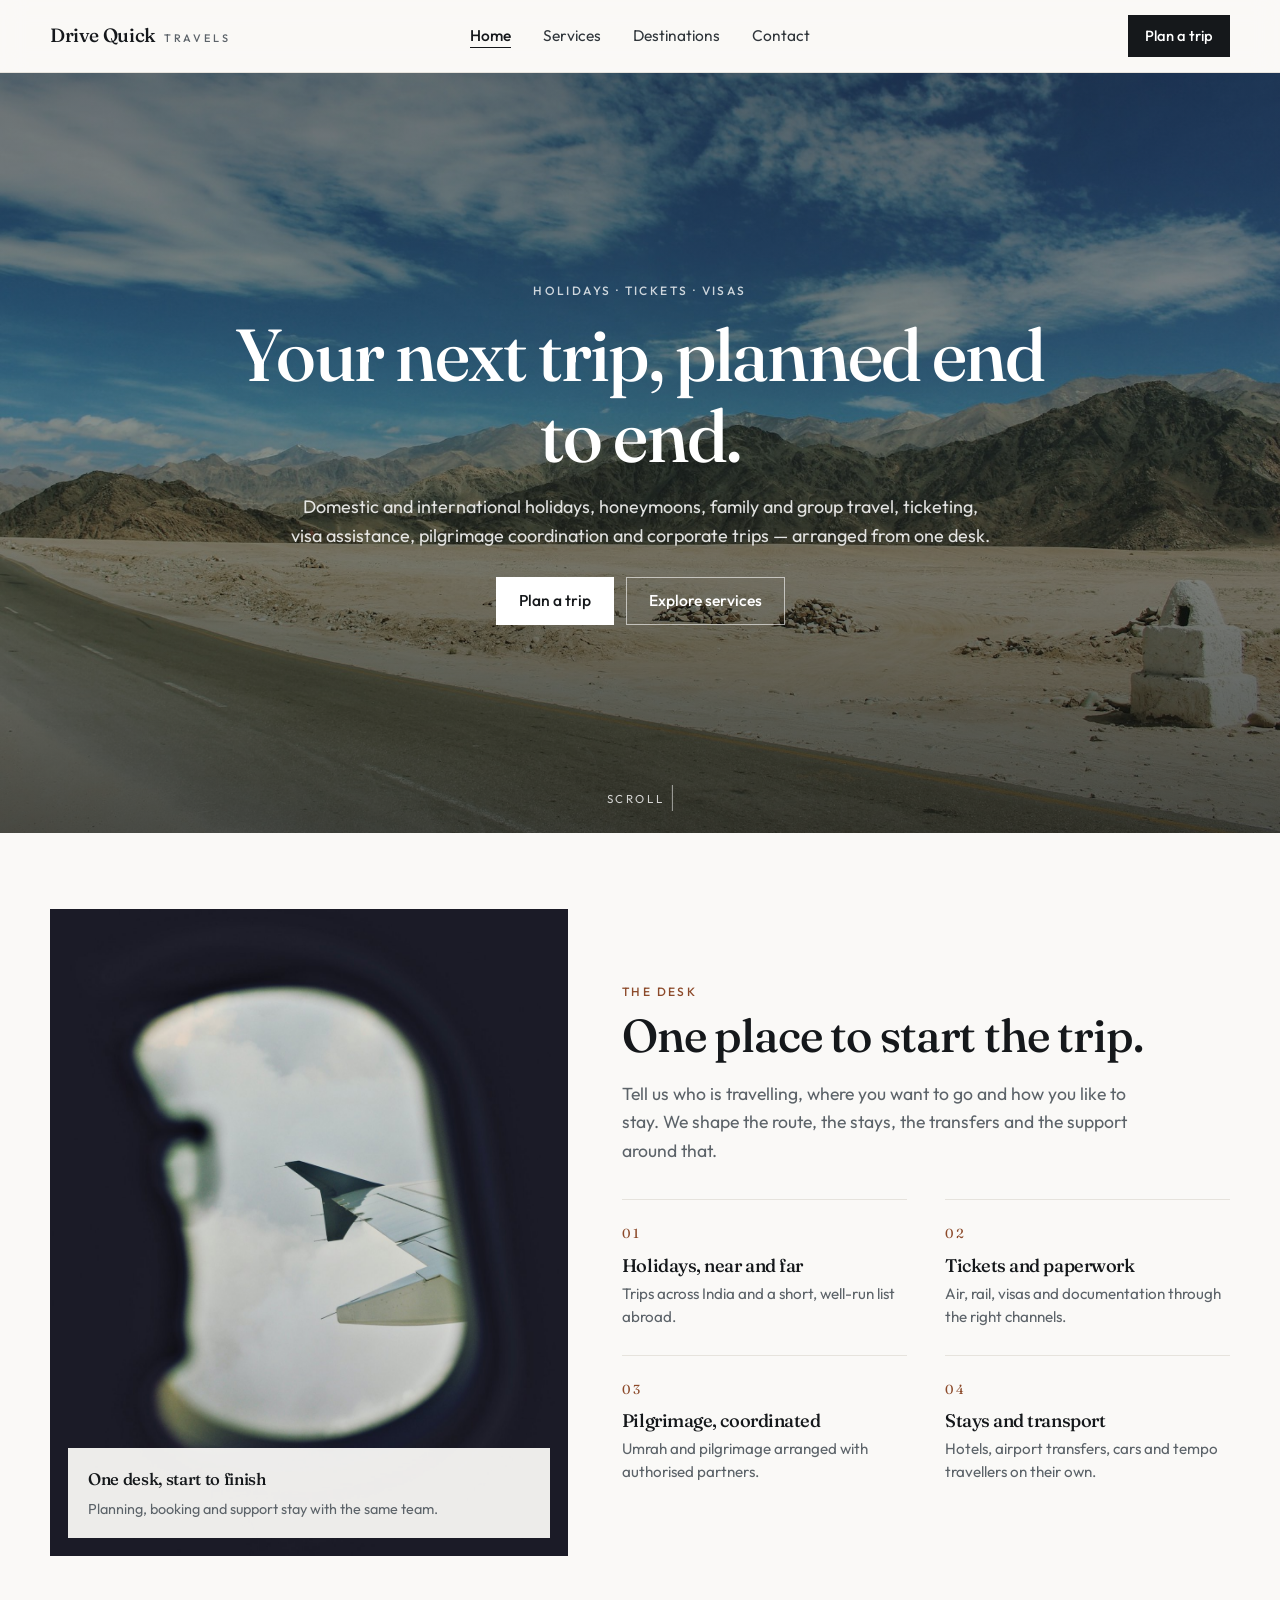
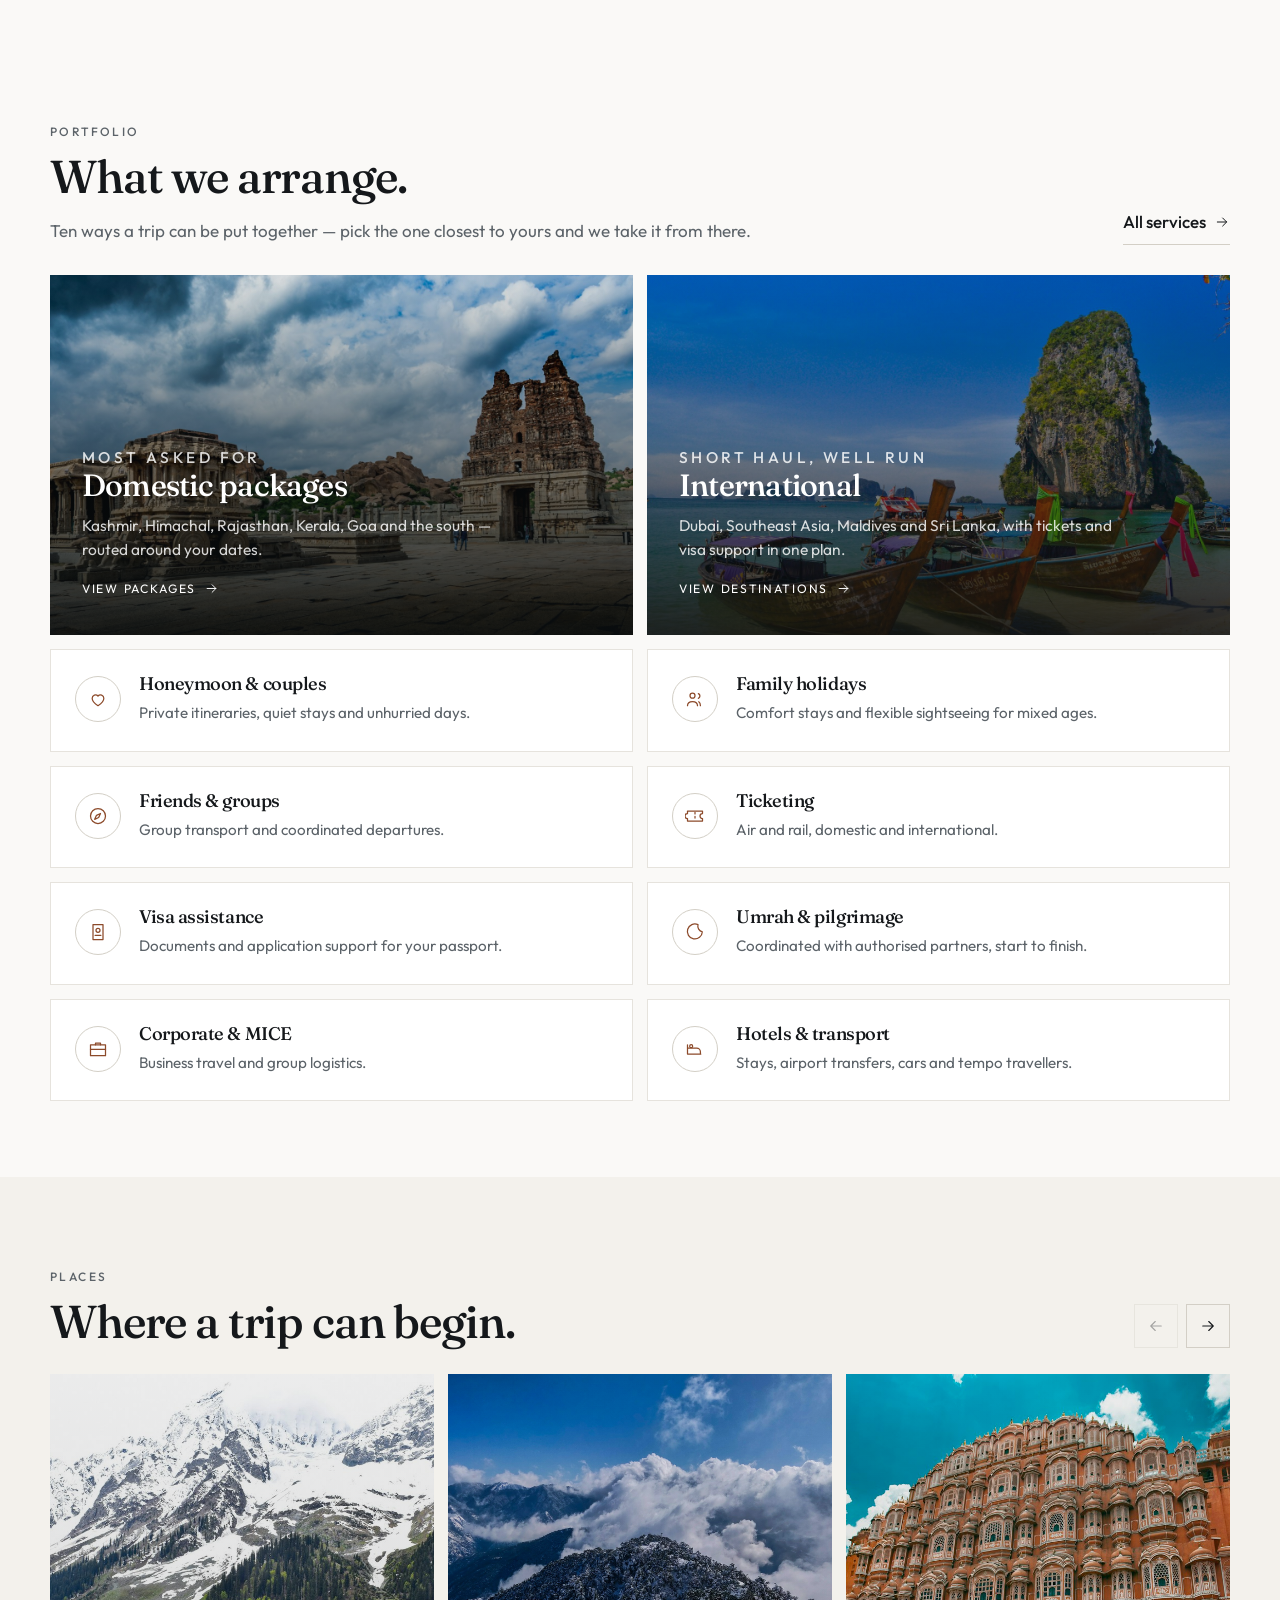
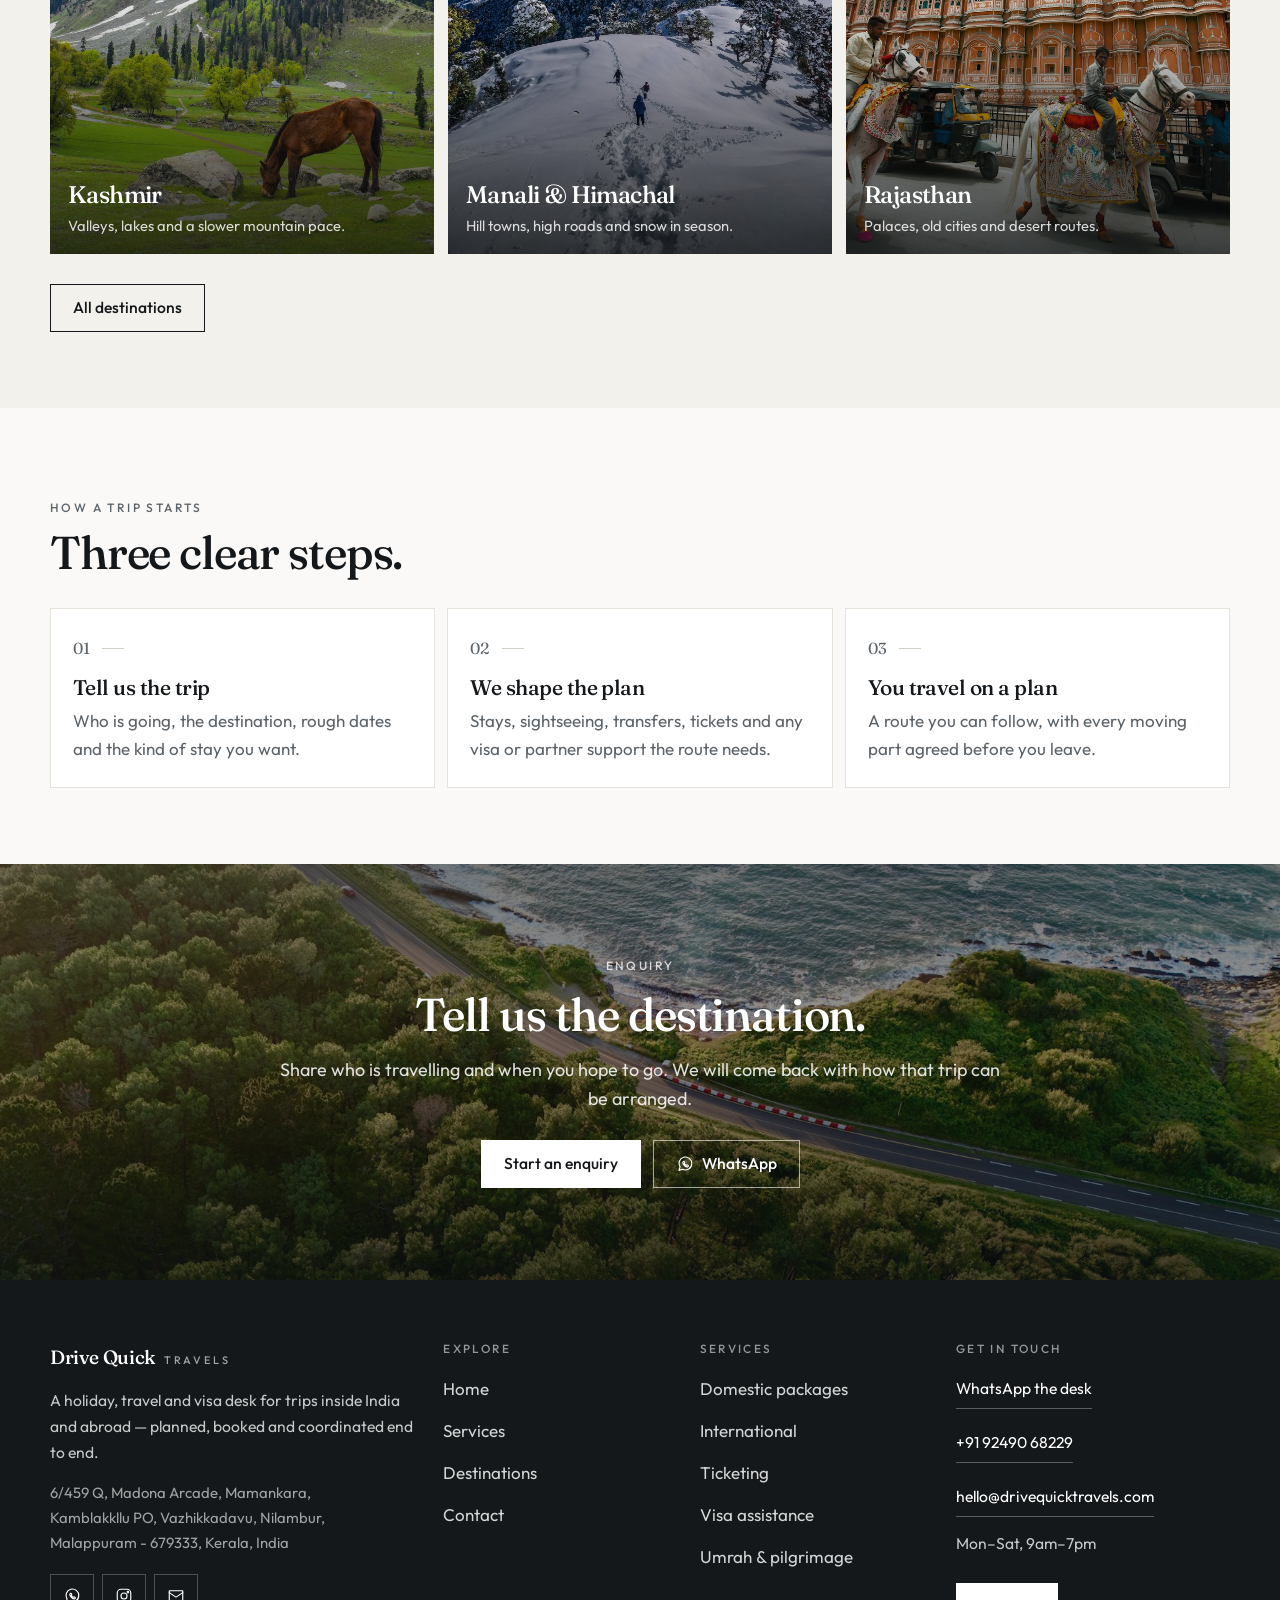
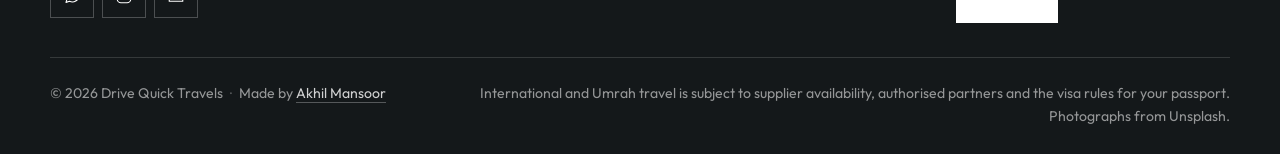
<file: index.html>
<!DOCTYPE html>
<html lang="en">
<head>
  <meta charset="utf-8">
  <meta name="viewport" content="width=device-width, initial-scale=1">
  <title>Drive Quick Travels — Holidays, tickets and visas</title>
  <meta name="description" content="Drive Quick Travels arranges domestic and international holidays, honeymoons, family and group trips, tickets, visa support, Umrah coordination, corporate travel, hotels and transport.">
  <link rel="icon" href="assets/favicon.svg" type="image/svg+xml">
  <link rel="preconnect" href="https://fonts.googleapis.com">
  <link rel="preconnect" href="https://fonts.gstatic.com" crossorigin>
  <link href="https://fonts.googleapis.com/css2?family=Fraunces:opsz,wght@9..144,400;9..144,500&family=Outfit:wght@300;400;500&display=swap" rel="stylesheet">
  <link rel="stylesheet" href="css/styles.css">
</head>
<body>
  <a class="skip" href="#main">Skip to content</a>

  <header class="site-header">
    <div class="wrap header-bar">
      <a class="logo" href="index.html">Drive Quick <span>Travels</span></a>
      <nav class="site-nav" id="site-nav" aria-label="Primary">
        <ul>
          <li><a href="index.html" aria-current="page">Home</a></li>
          <li><a href="services.html">Services</a></li>
          <li><a href="destinations.html">Destinations</a></li>
          <li><a href="contact.html">Contact</a></li>
        </ul>
      </nav>
      <div class="header-end">
        <a class="btn btn-sm" href="contact.html">Plan a trip</a>
        <button class="nav-toggle" type="button" aria-expanded="false" aria-controls="site-nav" aria-label="Menu">
          <i></i><i></i><i></i>
        </button>
      </div>
    </div>
  </header>

  <main id="main">
    <section class="hero">
      <img class="hero-bg" src="assets/photos/hero.jpg" alt="" width="1800" height="1200" fetchpriority="high">
      <div class="veil" aria-hidden="true"></div>
      <div class="wrap hero-inner">
        <p class="eyebrow eyebrow-light">Holidays · Tickets · Visas</p>
        <h1 class="display">Your next trip, planned end to end.</h1>
        <p class="lead lead-light">Domestic and international holidays, honeymoons, family and group travel, ticketing, visa assistance, pilgrimage coordination and corporate trips — arranged from one desk.</p>
        <div class="actions actions-center">
          <a class="btn btn-light" href="contact.html">Plan a trip</a>
          <a class="btn btn-outline-light" href="services.html">Explore services</a>
        </div>
      </div>
      <a class="hero-scroll" href="#start">Scroll <span aria-hidden="true"></span></a>
    </section>

    <section class="section" id="start">
      <div class="wrap desk reveal">
        <figure class="desk-media">
          <img src="assets/photos/contact-aside.jpg" alt="A view of clouds and a wing from an aircraft window" width="1200" height="1500" loading="lazy">
          <figcaption class="desk-badge">
            <strong>One desk, start to finish</strong>
            <span>Planning, booking and support stay with the same team.</span>
          </figcaption>
        </figure>
        <div class="desk-body">
          <p class="eyebrow">The desk</p>
          <h2 class="h2">One place to start the trip.</h2>
          <p class="desk-lead">Tell us who is travelling, where you want to go and how you like to stay. We shape the route, the stays, the transfers and the support around that.</p>
          <ul class="desk-points">
            <li>
              <span class="desk-num">01</span>
              <h3>Holidays, near and far</h3>
              <p>Trips across India and a short, well-run list abroad.</p>
            </li>
            <li>
              <span class="desk-num">02</span>
              <h3>Tickets and paperwork</h3>
              <p>Air, rail, visas and documentation through the right channels.</p>
            </li>
            <li>
              <span class="desk-num">03</span>
              <h3>Pilgrimage, coordinated</h3>
              <p>Umrah and pilgrimage arranged with authorised partners.</p>
            </li>
            <li>
              <span class="desk-num">04</span>
              <h3>Stays and transport</h3>
              <p>Hotels, airport transfers, cars and tempo travellers on their own.</p>
            </li>
          </ul>
        </div>
      </div>
    </section>

    <section class="section">
      <div class="wrap">
        <div class="head-row reveal">
          <div class="head">
            <p class="eyebrow">Portfolio</p>
            <h2 class="h2">What we arrange.</h2>
            <p>Ten ways a trip can be put together — pick the one closest to yours and we take it from there.</p>
          </div>
          <a class="link-arrow" href="services.html">All services
            <svg viewBox="0 0 24 24" fill="none" stroke="currentColor" stroke-width="1.5" stroke-linecap="round" stroke-linejoin="round" aria-hidden="true"><path d="M5 12h14M13 6l6 6-6 6"/></svg>
          </a>
        </div>

        <div class="folio-features reveal">
          <a class="folio-feature" href="services.html#domestic">
            <img src="assets/photos/karnataka.jpg" alt="" width="1400" height="900" loading="lazy">
            <div class="folio-feature-body">
              <p class="folio-kicker">Most asked for</p>
              <h3>Domestic packages</h3>
              <p>Kashmir, Himachal, Rajasthan, Kerala, Goa and the south — routed around your dates.</p>
              <span class="folio-go">View packages
                <svg viewBox="0 0 24 24" fill="none" stroke="currentColor" stroke-width="1.5" stroke-linecap="round" stroke-linejoin="round" aria-hidden="true"><path d="M5 12h14M13 6l6 6-6 6"/></svg>
              </span>
            </div>
          </a>
          <a class="folio-feature" href="services.html#international">
            <img src="assets/photos/southeast-asia.jpg" alt="" width="1400" height="900" loading="lazy">
            <div class="folio-feature-body">
              <p class="folio-kicker">Short haul, well run</p>
              <h3>International</h3>
              <p>Dubai, Southeast Asia, Maldives and Sri Lanka, with tickets and visa support in one plan.</p>
              <span class="folio-go">View destinations
                <svg viewBox="0 0 24 24" fill="none" stroke="currentColor" stroke-width="1.5" stroke-linecap="round" stroke-linejoin="round" aria-hidden="true"><path d="M5 12h14M13 6l6 6-6 6"/></svg>
              </span>
            </div>
          </a>
        </div>

        <div class="folio-tiles reveal">
          <a class="folio-tile" href="services.html#honeymoon">
            <span class="folio-icon"><svg viewBox="0 0 24 24" fill="none" stroke="currentColor" stroke-width="1.5" stroke-linecap="round" stroke-linejoin="round" aria-hidden="true"><path d="M12 20s-7-4.4-7-9a4 4 0 0 1 7-2.6A4 4 0 0 1 19 11c0 4.6-7 9-7 9Z"/></svg></span>
            <div class="folio-text">
              <h3>Honeymoon &amp; couples</h3>
              <p>Private itineraries, quiet stays and unhurried days.</p>
            </div>
            <svg class="folio-arrow" viewBox="0 0 24 24" fill="none" stroke="currentColor" stroke-width="1.5" stroke-linecap="round" stroke-linejoin="round" aria-hidden="true"><path d="M5 12h14M13 6l6 6-6 6"/></svg>
          </a>
          <a class="folio-tile" href="services.html#family">
            <span class="folio-icon"><svg viewBox="0 0 24 24" fill="none" stroke="currentColor" stroke-width="1.5" stroke-linecap="round" stroke-linejoin="round" aria-hidden="true"><circle cx="9" cy="8" r="3"/><path d="M3 20c0-3.3 2.7-5 6-5s6 1.7 6 5"/><path d="M16 5.6a3 3 0 0 1 0 5.6M18.5 20c0-2.2-.7-3.8-2-4.7"/></svg></span>
            <div class="folio-text">
              <h3>Family holidays</h3>
              <p>Comfort stays and flexible sightseeing for mixed ages.</p>
            </div>
            <svg class="folio-arrow" viewBox="0 0 24 24" fill="none" stroke="currentColor" stroke-width="1.5" stroke-linecap="round" stroke-linejoin="round" aria-hidden="true"><path d="M5 12h14M13 6l6 6-6 6"/></svg>
          </a>
          <a class="folio-tile" href="services.html#groups">
            <span class="folio-icon"><svg viewBox="0 0 24 24" fill="none" stroke="currentColor" stroke-width="1.5" stroke-linecap="round" stroke-linejoin="round" aria-hidden="true"><circle cx="12" cy="12" r="9"/><path d="m15 9-2.2 4.8L8 16l2.2-4.8L15 9Z"/></svg></span>
            <div class="folio-text">
              <h3>Friends &amp; groups</h3>
              <p>Group transport and coordinated departures.</p>
            </div>
            <svg class="folio-arrow" viewBox="0 0 24 24" fill="none" stroke="currentColor" stroke-width="1.5" stroke-linecap="round" stroke-linejoin="round" aria-hidden="true"><path d="M5 12h14M13 6l6 6-6 6"/></svg>
          </a>
          <a class="folio-tile" href="services.html#ticketing">
            <span class="folio-icon"><svg viewBox="0 0 24 24" fill="none" stroke="currentColor" stroke-width="1.5" stroke-linecap="round" stroke-linejoin="round" aria-hidden="true"><path d="M3 9a2 2 0 0 0 0 6v3h18v-3a2 2 0 0 1 0-6V6H3v3Z"/><path d="M12 7.5v9" stroke-dasharray="2 3"/></svg></span>
            <div class="folio-text">
              <h3>Ticketing</h3>
              <p>Air and rail, domestic and international.</p>
            </div>
            <svg class="folio-arrow" viewBox="0 0 24 24" fill="none" stroke="currentColor" stroke-width="1.5" stroke-linecap="round" stroke-linejoin="round" aria-hidden="true"><path d="M5 12h14M13 6l6 6-6 6"/></svg>
          </a>
          <a class="folio-tile" href="services.html#visa">
            <span class="folio-icon"><svg viewBox="0 0 24 24" fill="none" stroke="currentColor" stroke-width="1.5" stroke-linecap="round" stroke-linejoin="round" aria-hidden="true"><path d="M6 3h12v18H6z"/><circle cx="12" cy="10" r="2.4"/><path d="M8.5 16h7"/></svg></span>
            <div class="folio-text">
              <h3>Visa assistance</h3>
              <p>Documents and application support for your passport.</p>
            </div>
            <svg class="folio-arrow" viewBox="0 0 24 24" fill="none" stroke="currentColor" stroke-width="1.5" stroke-linecap="round" stroke-linejoin="round" aria-hidden="true"><path d="M5 12h14M13 6l6 6-6 6"/></svg>
          </a>
          <a class="folio-tile" href="services.html#umrah">
            <span class="folio-icon"><svg viewBox="0 0 24 24" fill="none" stroke="currentColor" stroke-width="1.5" stroke-linecap="round" stroke-linejoin="round" aria-hidden="true"><path d="M15.6 3.2a9 9 0 1 0 5.2 8.6 7 7 0 0 1-5.2-8.6Z"/></svg></span>
            <div class="folio-text">
              <h3>Umrah &amp; pilgrimage</h3>
              <p>Coordinated with authorised partners, start to finish.</p>
            </div>
            <svg class="folio-arrow" viewBox="0 0 24 24" fill="none" stroke="currentColor" stroke-width="1.5" stroke-linecap="round" stroke-linejoin="round" aria-hidden="true"><path d="M5 12h14M13 6l6 6-6 6"/></svg>
          </a>
          <a class="folio-tile" href="services.html#corporate">
            <span class="folio-icon"><svg viewBox="0 0 24 24" fill="none" stroke="currentColor" stroke-width="1.5" stroke-linecap="round" stroke-linejoin="round" aria-hidden="true"><rect x="3" y="7" width="18" height="13"/><path d="M9 7V5h6v2M3 12.5h18"/></svg></span>
            <div class="folio-text">
              <h3>Corporate &amp; MICE</h3>
              <p>Business travel and group logistics.</p>
            </div>
            <svg class="folio-arrow" viewBox="0 0 24 24" fill="none" stroke="currentColor" stroke-width="1.5" stroke-linecap="round" stroke-linejoin="round" aria-hidden="true"><path d="M5 12h14M13 6l6 6-6 6"/></svg>
          </a>
          <a class="folio-tile" href="services.html#hotels">
            <span class="folio-icon"><svg viewBox="0 0 24 24" fill="none" stroke="currentColor" stroke-width="1.5" stroke-linecap="round" stroke-linejoin="round" aria-hidden="true"><path d="M3 18v-7h11a4.5 4.5 0 0 1 4.5 4.5V18M3 11V7M3 18h16"/><circle cx="7.4" cy="8.6" r="1.8"/></svg></span>
            <div class="folio-text">
              <h3>Hotels &amp; transport</h3>
              <p>Stays, airport transfers, cars and tempo travellers.</p>
            </div>
            <svg class="folio-arrow" viewBox="0 0 24 24" fill="none" stroke="currentColor" stroke-width="1.5" stroke-linecap="round" stroke-linejoin="round" aria-hidden="true"><path d="M5 12h14M13 6l6 6-6 6"/></svg>
          </a>
        </div>
      </div>
    </section>

    <section class="section section-alt">
      <div class="wrap">
        <div class="rail-head reveal">
          <div class="head">
            <p class="eyebrow">Places</p>
            <h2 class="h2">Where a trip can begin.</h2>
          </div>
          <div class="rail-nav">
            <button type="button" data-rail-prev aria-label="Previous destinations">
              <svg viewBox="0 0 24 24" fill="none" stroke="currentColor" stroke-width="1.5" stroke-linecap="round" stroke-linejoin="round" aria-hidden="true"><path d="M19 12H5M11 6l-6 6 6 6"/></svg>
            </button>
            <button type="button" data-rail-next aria-label="More destinations">
              <svg viewBox="0 0 24 24" fill="none" stroke="currentColor" stroke-width="1.5" stroke-linecap="round" stroke-linejoin="round" aria-hidden="true"><path d="M5 12h14M13 6l6 6-6 6"/></svg>
            </button>
          </div>
        </div>
        <div class="rail" data-rail>
          <a class="tile" href="destinations.html#kashmir">
            <img src="assets/photos/kashmir.jpg" alt="" width="1400" height="900" loading="lazy">
            <div class="tile-body">
              <h3>Kashmir</h3>
              <p>Valleys, lakes and a slower mountain pace.</p>
            </div>
          </a>
          <a class="tile" href="destinations.html#himachal">
            <img src="assets/photos/himachal.jpg" alt="" width="1400" height="900" loading="lazy">
            <div class="tile-body">
              <h3>Manali &amp; Himachal</h3>
              <p>Hill towns, high roads and snow in season.</p>
            </div>
          </a>
          <a class="tile" href="destinations.html#rajasthan">
            <img src="assets/photos/rajasthan.jpg" alt="" width="1400" height="900" loading="lazy">
            <div class="tile-body">
              <h3>Rajasthan</h3>
              <p>Palaces, old cities and desert routes.</p>
            </div>
          </a>
          <a class="tile" href="destinations.html#kerala">
            <img src="assets/photos/kerala.jpg" alt="" width="1400" height="900" loading="lazy">
            <div class="tile-body">
              <h3>Kerala</h3>
              <p>Backwaters, the coast and green hill stays.</p>
            </div>
          </a>
          <a class="tile" href="destinations.html#goa">
            <img src="assets/photos/goa.jpg" alt="" width="1400" height="900" loading="lazy">
            <div class="tile-body">
              <h3>Goa</h3>
              <p>Beaches, short breaks and easy evenings.</p>
            </div>
          </a>
          <a class="tile" href="destinations.html#dubai">
            <img src="assets/photos/dubai.jpg" alt="" width="1400" height="900" loading="lazy">
            <div class="tile-body">
              <h3>Dubai</h3>
              <p>City stays and short international breaks.</p>
            </div>
          </a>
          <a class="tile" href="destinations.html#maldives">
            <img src="assets/photos/maldives.jpg" alt="" width="1400" height="900" loading="lazy">
            <div class="tile-body">
              <h3>Maldives</h3>
              <p>Island stays for couples and families.</p>
            </div>
          </a>
          <a class="tile" href="destinations.html#sri-lanka">
            <img src="assets/photos/sri-lanka.jpg" alt="" width="1400" height="900" loading="lazy">
            <div class="tile-body">
              <h3>Sri Lanka</h3>
              <p>Fortress rock, hill country and the coast.</p>
            </div>
          </a>
        </div>
        <p class="swipe-hint">Swipe for more places</p>
        <div class="actions">
          <a class="btn btn-ghost" href="destinations.html">All destinations</a>
        </div>
      </div>
    </section>

    <section class="section">
      <div class="wrap">
        <div class="head reveal" style="margin-bottom: 30px">
          <p class="eyebrow">How a trip starts</p>
          <h2 class="h2">Three clear steps.</h2>
        </div>
        <div class="steps reveal">
          <article class="step">
            <p class="step-num">01</p>
            <h3>Tell us the trip</h3>
            <p>Who is going, the destination, rough dates and the kind of stay you want.</p>
          </article>
          <article class="step">
            <p class="step-num">02</p>
            <h3>We shape the plan</h3>
            <p>Stays, sightseeing, transfers, tickets and any visa or partner support the route needs.</p>
          </article>
          <article class="step">
            <p class="step-num">03</p>
            <h3>You travel on a plan</h3>
            <p>A route you can follow, with every moving part agreed before you leave.</p>
          </article>
        </div>
      </div>
    </section>

    <section class="cta">
      <img class="cover-bg" src="assets/photos/cta.jpg" alt="" width="1800" height="1012" loading="lazy">
      <div class="veil" aria-hidden="true"></div>
      <div class="wrap cta-inner">
        <p class="eyebrow eyebrow-light">Enquiry</p>
        <h2 class="h2">Tell us the destination.</h2>
        <p class="lead lead-light">Share who is travelling and when you hope to go. We will come back with how that trip can be arranged.</p>
        <div class="actions actions-center">
          <a class="btn btn-light" href="contact.html">Start an enquiry</a>
          <a class="btn btn-outline-light" href="https://wa.me/919249068229" target="_blank" rel="noopener">
            <svg viewBox="0 0 24 24" fill="none" stroke="currentColor" stroke-width="1.5" stroke-linecap="round" stroke-linejoin="round" aria-hidden="true"><path d="M21 11.5a8.5 8.5 0 0 1-12.3 7.6L4 20.5l1.4-4.6A8.5 8.5 0 1 1 21 11.5Z"/><path d="M9.4 9.1c.3-.6.6-.6.9-.6h.6l.9 2-.7.8c.5 1.1 1.4 2 2.5 2.5l.8-.7 2 .9v.6c0 .4-.2.8-.6 1-1 .4-2.6 0-4.2-1.3-1.4-1.2-2.6-3-2.6-4.3 0-.4 0-.7.4-.9Z"/></svg>
            WhatsApp
          </a>
        </div>
      </div>
    </section>
  </main>

  <footer class="site-footer">
    <div class="wrap footer-top">
      <div class="footer-brand">
        <a class="logo" href="index.html">Drive Quick <span>Travels</span></a>
        <p>A holiday, travel and visa desk for trips inside India and abroad — planned, booked and coordinated end to end.</p>
        <address class="footer-address">6/459 Q, Madona Arcade, Mamankara,<br>Kamblakkllu PO, Vazhikkadavu, Nilambur,<br>Malappuram&nbsp;-&nbsp;679333, Kerala, India</address>
        <div class="socials">
          <a href="https://wa.me/919249068229" target="_blank" rel="noopener" aria-label="WhatsApp">
            <svg viewBox="0 0 24 24" fill="none" stroke="currentColor" stroke-width="1.5" stroke-linecap="round" stroke-linejoin="round" aria-hidden="true"><path d="M21 11.5a8.5 8.5 0 0 1-12.3 7.6L4 20.5l1.4-4.6A8.5 8.5 0 1 1 21 11.5Z"/><path d="M9.4 9.1c.3-.6.6-.6.9-.6h.6l.9 2-.7.8c.5 1.1 1.4 2 2.5 2.5l.8-.7 2 .9v.6c0 .4-.2.8-.6 1-1 .4-2.6 0-4.2-1.3-1.4-1.2-2.6-3-2.6-4.3 0-.4 0-.7.4-.9Z"/></svg>
          </a>
          <a href="https://instagram.com/" target="_blank" rel="noopener" aria-label="Instagram">
            <svg viewBox="0 0 24 24" fill="none" stroke="currentColor" stroke-width="1.5" stroke-linecap="round" stroke-linejoin="round" aria-hidden="true"><rect x="3" y="3" width="18" height="18" rx="5"/><circle cx="12" cy="12" r="4"/><circle cx="17.2" cy="6.8" r="1"/></svg>
          </a>
          <a href="mailto:hello@drivequicktravels.com" aria-label="Email">
            <svg viewBox="0 0 24 24" fill="none" stroke="currentColor" stroke-width="1.5" stroke-linecap="round" stroke-linejoin="round" aria-hidden="true"><rect x="3" y="5" width="18" height="14"/><path d="m3 7.5 9 6 9-6"/></svg>
          </a>
        </div>
      </div>
      <div class="footer-col">
        <h3>Explore</h3>
        <ul>
          <li><a href="index.html">Home</a></li>
          <li><a href="services.html">Services</a></li>
          <li><a href="destinations.html">Destinations</a></li>
          <li><a href="contact.html">Contact</a></li>
        </ul>
      </div>
      <div class="footer-col">
        <h3>Services</h3>
        <ul>
          <li><a href="services.html#domestic">Domestic packages</a></li>
          <li><a href="services.html#international">International</a></li>
          <li><a href="services.html#ticketing">Ticketing</a></li>
          <li><a href="services.html#visa">Visa assistance</a></li>
          <li><a href="services.html#umrah">Umrah &amp; pilgrimage</a></li>
        </ul>
      </div>
      <div class="footer-col footer-contact">
        <h3>Get in touch</h3>
        <p><a href="https://wa.me/919249068229" target="_blank" rel="noopener">WhatsApp the desk</a></p>
        <p><a href="tel:+919249068229">+91 92490 68229</a></p>
        <p><a href="mailto:hello@drivequicktravels.com">hello@drivequicktravels.com</a></p>
        <p>Mon–Sat, 9am–7pm</p>
        <div class="actions">
          <a class="btn btn-light btn-sm" href="contact.html">Plan a trip</a>
        </div>
      </div>
    </div>
    <div class="wrap footer-bottom">
      <p>© <span data-year></span> Drive Quick Travels <span class="dot">·</span> Made by <a class="credit" href="https://akhilmansoor.com" target="_blank" rel="noopener">Akhil Mansoor</a></p>
      <p class="footer-note">International and Umrah travel is subject to supplier availability, authorised partners and the visa rules for your passport. Photographs from Unsplash.</p>
    </div>
  </footer>

  <script src="js/main.js"></script>
</body>
</html>
</file>
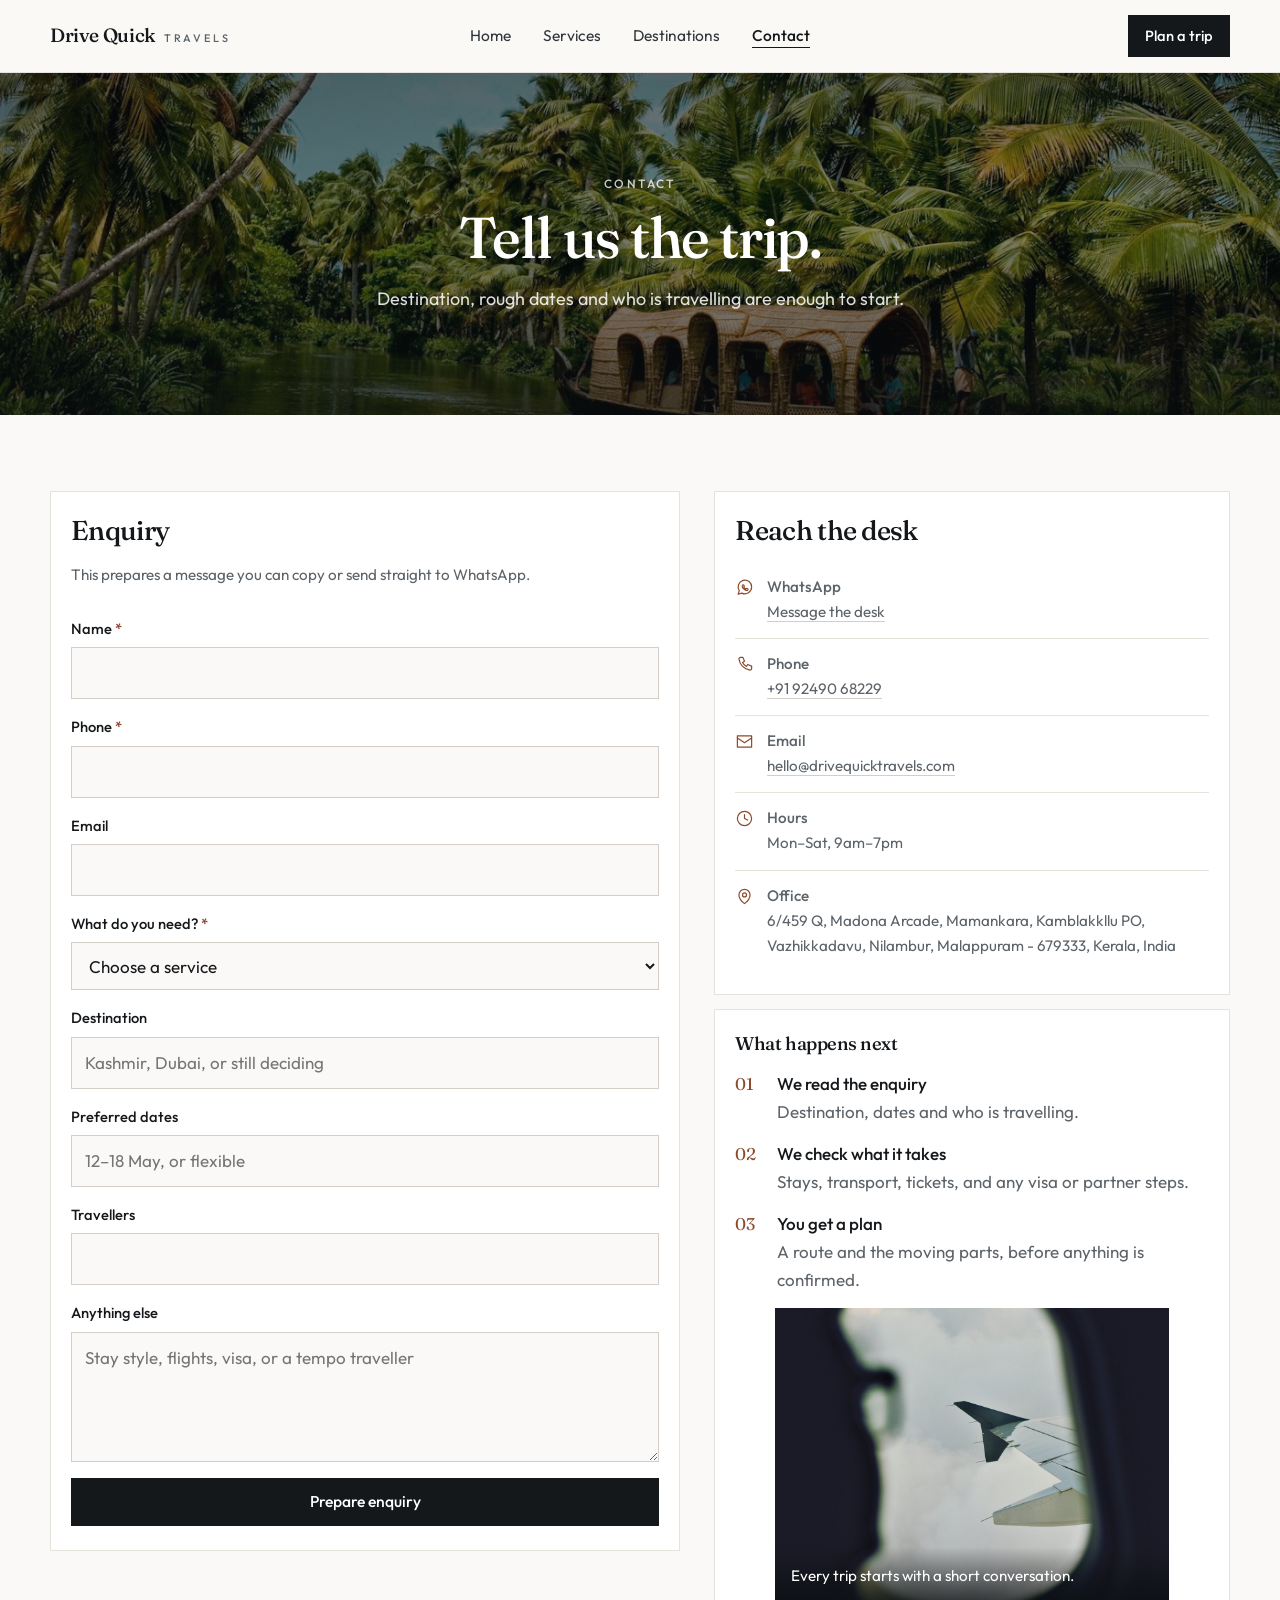
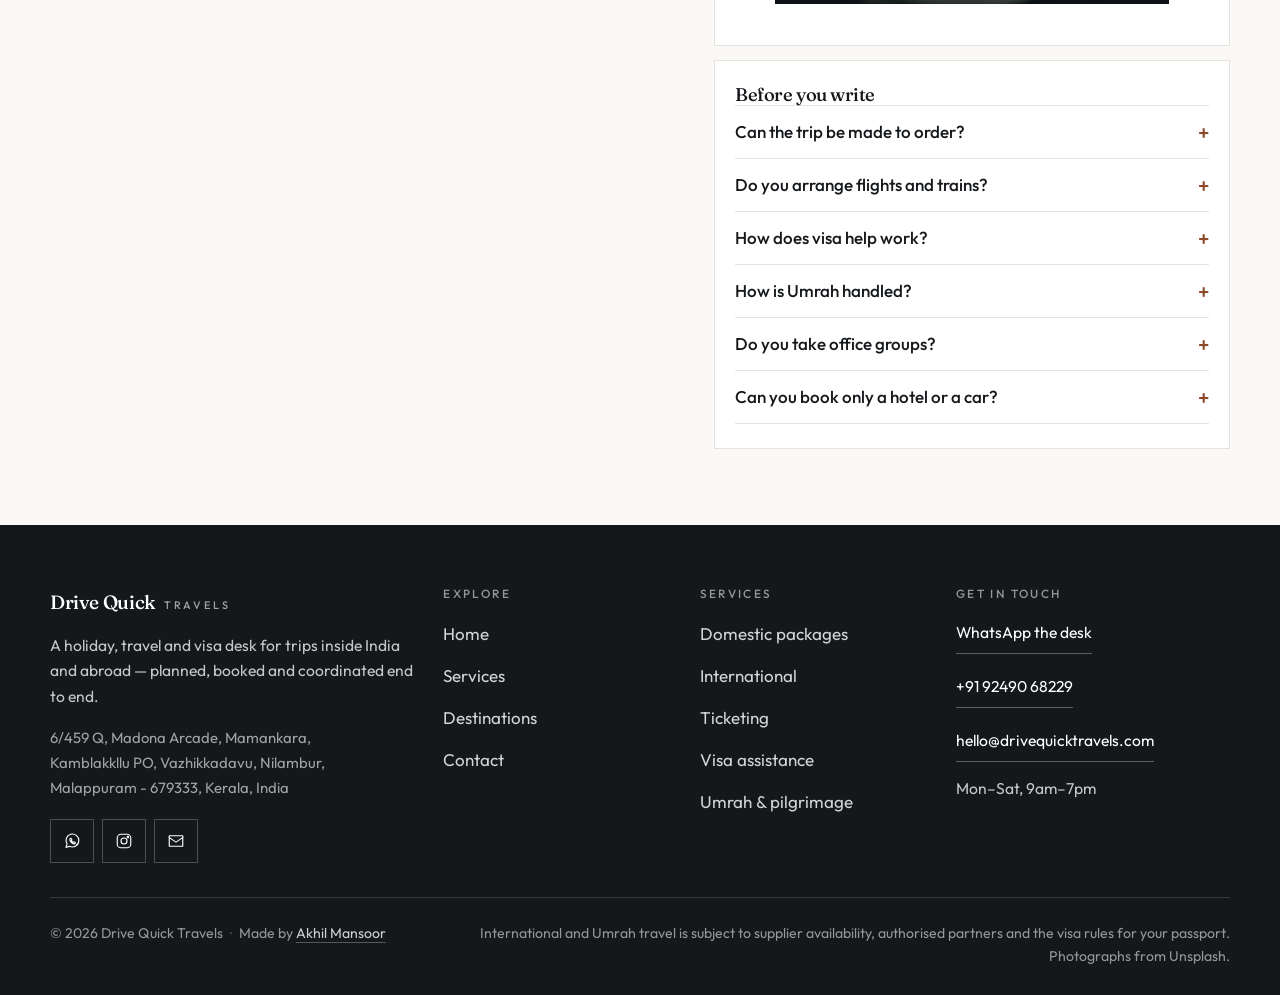
<file: contact.html>
<!DOCTYPE html>
<html lang="en">
<head>
  <meta charset="utf-8">
  <meta name="viewport" content="width=device-width, initial-scale=1">
  <title>Contact — Drive Quick Travels</title>
  <meta name="description" content="Send a trip enquiry to Drive Quick Travels. Tell us the destination, dates and who is travelling.">
  <link rel="icon" href="assets/favicon.svg" type="image/svg+xml">
  <link rel="preconnect" href="https://fonts.googleapis.com">
  <link rel="preconnect" href="https://fonts.gstatic.com" crossorigin>
  <link href="https://fonts.googleapis.com/css2?family=Fraunces:opsz,wght@9..144,400;9..144,500&family=Outfit:wght@300;400;500&display=swap" rel="stylesheet">
  <link rel="stylesheet" href="css/styles.css">
</head>
<body>
  <a class="skip" href="#main">Skip to content</a>

  <header class="site-header">
    <div class="wrap header-bar">
      <a class="logo" href="index.html">Drive Quick <span>Travels</span></a>
      <nav class="site-nav" id="site-nav" aria-label="Primary">
        <ul>
          <li><a href="index.html">Home</a></li>
          <li><a href="services.html">Services</a></li>
          <li><a href="destinations.html">Destinations</a></li>
          <li><a href="contact.html" aria-current="page">Contact</a></li>
        </ul>
      </nav>
      <div class="header-end">
        <a class="btn btn-sm" href="contact.html">Plan a trip</a>
        <button class="nav-toggle" type="button" aria-expanded="false" aria-controls="site-nav" aria-label="Menu">
          <i></i><i></i><i></i>
        </button>
      </div>
    </div>
  </header>

  <main id="main">
    <section class="page-hero" style="min-height: 38vh">
      <img class="cover-bg" src="assets/photos/kerala.jpg" alt="" width="1400" height="788" fetchpriority="high">
      <div class="veil" aria-hidden="true"></div>
      <div class="wrap hero-inner">
        <p class="eyebrow eyebrow-light">Contact</p>
        <h1>Tell us the trip.</h1>
        <p class="lead lead-light">Destination, rough dates and who is travelling are enough to start.</p>
      </div>
    </section>

    <div class="section">
      <div class="wrap contact-layout">
        <section class="panel" aria-labelledby="form-title">
          <h2 id="form-title">Enquiry</h2>
          <form id="enquiry" novalidate>
            <p class="hint">This prepares a message you can copy or send straight to WhatsApp.</p>
            <label>
              <span>Name <span class="req" aria-hidden="true">*</span></span>
              <input id="name" name="name" type="text" autocomplete="name" required aria-describedby="name-error">
              <span class="field-error" id="name-error"></span>
            </label>
            <label>
              <span>Phone <span class="req" aria-hidden="true">*</span></span>
              <input id="phone" name="phone" type="tel" autocomplete="tel" inputmode="tel" required aria-describedby="phone-error">
              <span class="field-error" id="phone-error"></span>
            </label>
            <label>
              <span>Email</span>
              <input id="email" name="email" type="email" autocomplete="email" aria-describedby="email-error">
              <span class="field-error" id="email-error"></span>
            </label>
            <label>
              <span>What do you need? <span class="req" aria-hidden="true">*</span></span>
              <select id="service" name="service" required aria-describedby="service-error">
                <option value="">Choose a service</option>
                <option value="domestic">Domestic package</option>
                <option value="honeymoon">Honeymoon and couples</option>
                <option value="family">Family holiday</option>
                <option value="groups">Friends and groups</option>
                <option value="international">International trip</option>
                <option value="ticketing">Ticketing</option>
                <option value="visa">Visa assistance</option>
                <option value="umrah">Umrah and pilgrimage</option>
                <option value="corporate">Corporate and MICE</option>
                <option value="hotels">Hotels and transport</option>
              </select>
              <span class="field-error" id="service-error"></span>
            </label>
            <label>
              <span>Destination</span>
              <input id="destination" name="destination" type="text" list="places" placeholder="Kashmir, Dubai, or still deciding">
            </label>
            <datalist id="places">
              <option value="Kashmir"></option>
              <option value="Manali and Himachal"></option>
              <option value="Rajasthan"></option>
              <option value="Kerala"></option>
              <option value="Goa"></option>
              <option value="Karnataka"></option>
              <option value="Tamil Nadu"></option>
              <option value="Dubai"></option>
              <option value="Southeast Asia"></option>
              <option value="Maldives"></option>
              <option value="Sri Lanka"></option>
            </datalist>
            <label>
              <span>Preferred dates</span>
              <input id="dates" name="dates" type="text" placeholder="12–18 May, or flexible">
            </label>
            <label>
              <span>Travellers</span>
              <input id="travellers" name="travellers" type="number" min="1" max="99" inputmode="numeric">
            </label>
            <label>
              <span>Anything else</span>
              <textarea id="message" name="message" placeholder="Stay style, flights, visa, or a tempo traveller"></textarea>
            </label>
            <button class="btn" type="submit">Prepare enquiry</button>
          </form>

          <div id="confirm" class="confirm" hidden tabindex="-1">
            <h2>Enquiry ready to send</h2>
            <p class="hint">Send it on WhatsApp, or copy it into an email. Nothing has been submitted to a server.</p>
            <pre class="summary" id="summary"></pre>
            <div class="actions">
              <a class="btn" id="send-whatsapp" data-wa-base="https://wa.me/919249068229" href="https://wa.me/919249068229" target="_blank" rel="noopener">
                <svg viewBox="0 0 24 24" fill="none" stroke="currentColor" stroke-width="1.5" stroke-linecap="round" stroke-linejoin="round" aria-hidden="true"><path d="M21 11.5a8.5 8.5 0 0 1-12.3 7.6L4 20.5l1.4-4.6A8.5 8.5 0 1 1 21 11.5Z"/><path d="M9.4 9.1c.3-.6.6-.6.9-.6h.6l.9 2-.7.8c.5 1.1 1.4 2 2.5 2.5l.8-.7 2 .9v.6c0 .4-.2.8-.6 1-1 .4-2.6 0-4.2-1.3-1.4-1.2-2.6-3-2.6-4.3 0-.4 0-.7.4-.9Z"/></svg>
                Send on WhatsApp
              </a>
              <button class="btn btn-ghost" type="button" id="copy-enquiry">Copy enquiry</button>
              <button class="btn btn-ghost" type="button" id="edit-enquiry">Edit</button>
            </div>
          </div>
        </section>

        <div>
          <section class="panel" aria-labelledby="reach-title">
            <h2 id="reach-title">Reach the desk</h2>
            <ul class="reach">
              <li>
                <svg viewBox="0 0 24 24" fill="none" stroke="currentColor" stroke-width="1.5" stroke-linecap="round" stroke-linejoin="round" aria-hidden="true"><path d="M21 11.5a8.5 8.5 0 0 1-12.3 7.6L4 20.5l1.4-4.6A8.5 8.5 0 1 1 21 11.5Z"/><path d="M9.4 9.1c.3-.6.6-.6.9-.6h.6l.9 2-.7.8c.5 1.1 1.4 2 2.5 2.5l.8-.7 2 .9v.6c0 .4-.2.8-.6 1-1 .4-2.6 0-4.2-1.3-1.4-1.2-2.6-3-2.6-4.3 0-.4 0-.7.4-.9Z"/></svg>
                <span>
                  <strong>WhatsApp</strong>
                  <a href="https://wa.me/919249068229" target="_blank" rel="noopener">Message the desk</a>
                </span>
              </li>
              <li>
                <svg viewBox="0 0 24 24" fill="none" stroke="currentColor" stroke-width="1.5" stroke-linecap="round" stroke-linejoin="round" aria-hidden="true"><path d="M7 3h3l2 5-2.5 1.5a11 11 0 0 0 5 5L16 12l5 2v3a2 2 0 0 1-2.2 2A16 16 0 0 1 5 5.2 2 2 0 0 1 7 3Z"/></svg>
                <span>
                  <strong>Phone</strong>
                  <a href="tel:+919249068229">+91 92490 68229</a>
                </span>
              </li>
              <li>
                <svg viewBox="0 0 24 24" fill="none" stroke="currentColor" stroke-width="1.5" stroke-linecap="round" stroke-linejoin="round" aria-hidden="true"><rect x="3" y="5" width="18" height="14"/><path d="m3 7.5 9 6 9-6"/></svg>
                <span>
                  <strong>Email</strong>
                  <a href="mailto:hello@drivequicktravels.com">hello@drivequicktravels.com</a>
                </span>
              </li>
              <li>
                <svg viewBox="0 0 24 24" fill="none" stroke="currentColor" stroke-width="1.5" stroke-linecap="round" stroke-linejoin="round" aria-hidden="true"><circle cx="12" cy="12" r="9"/><path d="M12 7v5l4 2"/></svg>
                <span>
                  <strong>Hours</strong>
                  <span>Mon–Sat, 9am–7pm</span>
                </span>
              </li>
              <li>
                <svg viewBox="0 0 24 24" fill="none" stroke="currentColor" stroke-width="1.5" stroke-linecap="round" stroke-linejoin="round" aria-hidden="true"><path d="M12 21s7-5.3 7-11a7 7 0 1 0-14 0c0 5.7 7 11 7 11Z"/><circle cx="12" cy="10" r="2.5"/></svg>
                <span>
                  <strong>Office</strong>
                  <span>6/459 Q, Madona Arcade, Mamankara, Kamblakkllu PO, Vazhikkadavu, Nilambur, Malappuram&nbsp;-&nbsp;679333, Kerala, India</span>
                </span>
              </li>
            </ul>
          </section>

          <section class="panel" aria-labelledby="next-title">
            <h3 id="next-title">What happens next</h3>
            <ol class="timeline">
              <li><span><strong>We read the enquiry</strong>Destination, dates and who is travelling.</span></li>
              <li><span><strong>We check what it takes</strong>Stays, transport, tickets, and any visa or partner steps.</span></li>
              <li><span><strong>You get a plan</strong>A route and the moving parts, before anything is confirmed.</span></li>
            </ol>
            <figure class="aside-photo">
              <img src="assets/photos/contact-aside.jpg" alt="A view of clouds from an aircraft window" width="1200" height="800" loading="lazy">
              <figcaption>Every trip starts with a short conversation.</figcaption>
            </figure>
          </section>

          <section class="panel faq" aria-labelledby="faq-title">
            <h3 id="faq-title">Before you write</h3>
            <details>
              <summary>Can the trip be made to order?</summary>
              <p>Yes. Domestic, honeymoon, family and group trips are shaped around who is travelling. Fixed ideas are a starting point, not the only option.</p>
            </details>
            <details>
              <summary>Do you arrange flights and trains?</summary>
              <p>Domestic and international air and rail assistance is available through appropriate channels. Ask for ticketing on its own, or as part of a package.</p>
            </details>
            <details>
              <summary>How does visa help work?</summary>
              <p>We guide the documents and support the application through suitable processes and partners. The embassy or authority decides the result.</p>
            </details>
            <details>
              <summary>How is Umrah handled?</summary>
              <p>Umrah and other pilgrimage travel is coordinated with specialist operators and authorised partners.</p>
            </details>
            <details>
              <summary>Do you take office groups?</summary>
              <p>Corporate and MICE covers business travel, meetings, incentives, conferences and the logistics of moving a group.</p>
            </details>
            <details>
              <summary>Can you book only a hotel or a car?</summary>
              <p>Yes. Hotels, airport transfers, cars and tempo travellers can be arranged without a full package.</p>
            </details>
          </section>
        </div>
      </div>
    </div>
  </main>

  <footer class="site-footer">
    <div class="wrap footer-top">
      <div class="footer-brand">
        <a class="logo" href="index.html">Drive Quick <span>Travels</span></a>
        <p>A holiday, travel and visa desk for trips inside India and abroad — planned, booked and coordinated end to end.</p>
        <address class="footer-address">6/459 Q, Madona Arcade, Mamankara,<br>Kamblakkllu PO, Vazhikkadavu, Nilambur,<br>Malappuram&nbsp;-&nbsp;679333, Kerala, India</address>
        <div class="socials">
          <a href="https://wa.me/919249068229" target="_blank" rel="noopener" aria-label="WhatsApp">
            <svg viewBox="0 0 24 24" fill="none" stroke="currentColor" stroke-width="1.5" stroke-linecap="round" stroke-linejoin="round" aria-hidden="true"><path d="M21 11.5a8.5 8.5 0 0 1-12.3 7.6L4 20.5l1.4-4.6A8.5 8.5 0 1 1 21 11.5Z"/><path d="M9.4 9.1c.3-.6.6-.6.9-.6h.6l.9 2-.7.8c.5 1.1 1.4 2 2.5 2.5l.8-.7 2 .9v.6c0 .4-.2.8-.6 1-1 .4-2.6 0-4.2-1.3-1.4-1.2-2.6-3-2.6-4.3 0-.4 0-.7.4-.9Z"/></svg>
          </a>
          <a href="https://instagram.com/" target="_blank" rel="noopener" aria-label="Instagram">
            <svg viewBox="0 0 24 24" fill="none" stroke="currentColor" stroke-width="1.5" stroke-linecap="round" stroke-linejoin="round" aria-hidden="true"><rect x="3" y="3" width="18" height="18" rx="5"/><circle cx="12" cy="12" r="4"/><circle cx="17.2" cy="6.8" r="1"/></svg>
          </a>
          <a href="mailto:hello@drivequicktravels.com" aria-label="Email">
            <svg viewBox="0 0 24 24" fill="none" stroke="currentColor" stroke-width="1.5" stroke-linecap="round" stroke-linejoin="round" aria-hidden="true"><rect x="3" y="5" width="18" height="14"/><path d="m3 7.5 9 6 9-6"/></svg>
          </a>
        </div>
      </div>
      <div class="footer-col">
        <h3>Explore</h3>
        <ul>
          <li><a href="index.html">Home</a></li>
          <li><a href="services.html">Services</a></li>
          <li><a href="destinations.html">Destinations</a></li>
          <li><a href="contact.html">Contact</a></li>
        </ul>
      </div>
      <div class="footer-col">
        <h3>Services</h3>
        <ul>
          <li><a href="services.html#domestic">Domestic packages</a></li>
          <li><a href="services.html#international">International</a></li>
          <li><a href="services.html#ticketing">Ticketing</a></li>
          <li><a href="services.html#visa">Visa assistance</a></li>
          <li><a href="services.html#umrah">Umrah &amp; pilgrimage</a></li>
        </ul>
      </div>
      <div class="footer-col footer-contact">
        <h3>Get in touch</h3>
        <p><a href="https://wa.me/919249068229" target="_blank" rel="noopener">WhatsApp the desk</a></p>
        <p><a href="tel:+919249068229">+91 92490 68229</a></p>
        <p><a href="mailto:hello@drivequicktravels.com">hello@drivequicktravels.com</a></p>
        <p>Mon–Sat, 9am–7pm</p>
      </div>
    </div>
    <div class="wrap footer-bottom">
      <p>© <span data-year></span> Drive Quick Travels <span class="dot">·</span> Made by <a class="credit" href="https://akhilmansoor.com" target="_blank" rel="noopener">Akhil Mansoor</a></p>
      <p class="footer-note">International and Umrah travel is subject to supplier availability, authorised partners and the visa rules for your passport. Photographs from Unsplash.</p>
    </div>
  </footer>

  <script src="js/main.js"></script>
</body>
</html>
</file>
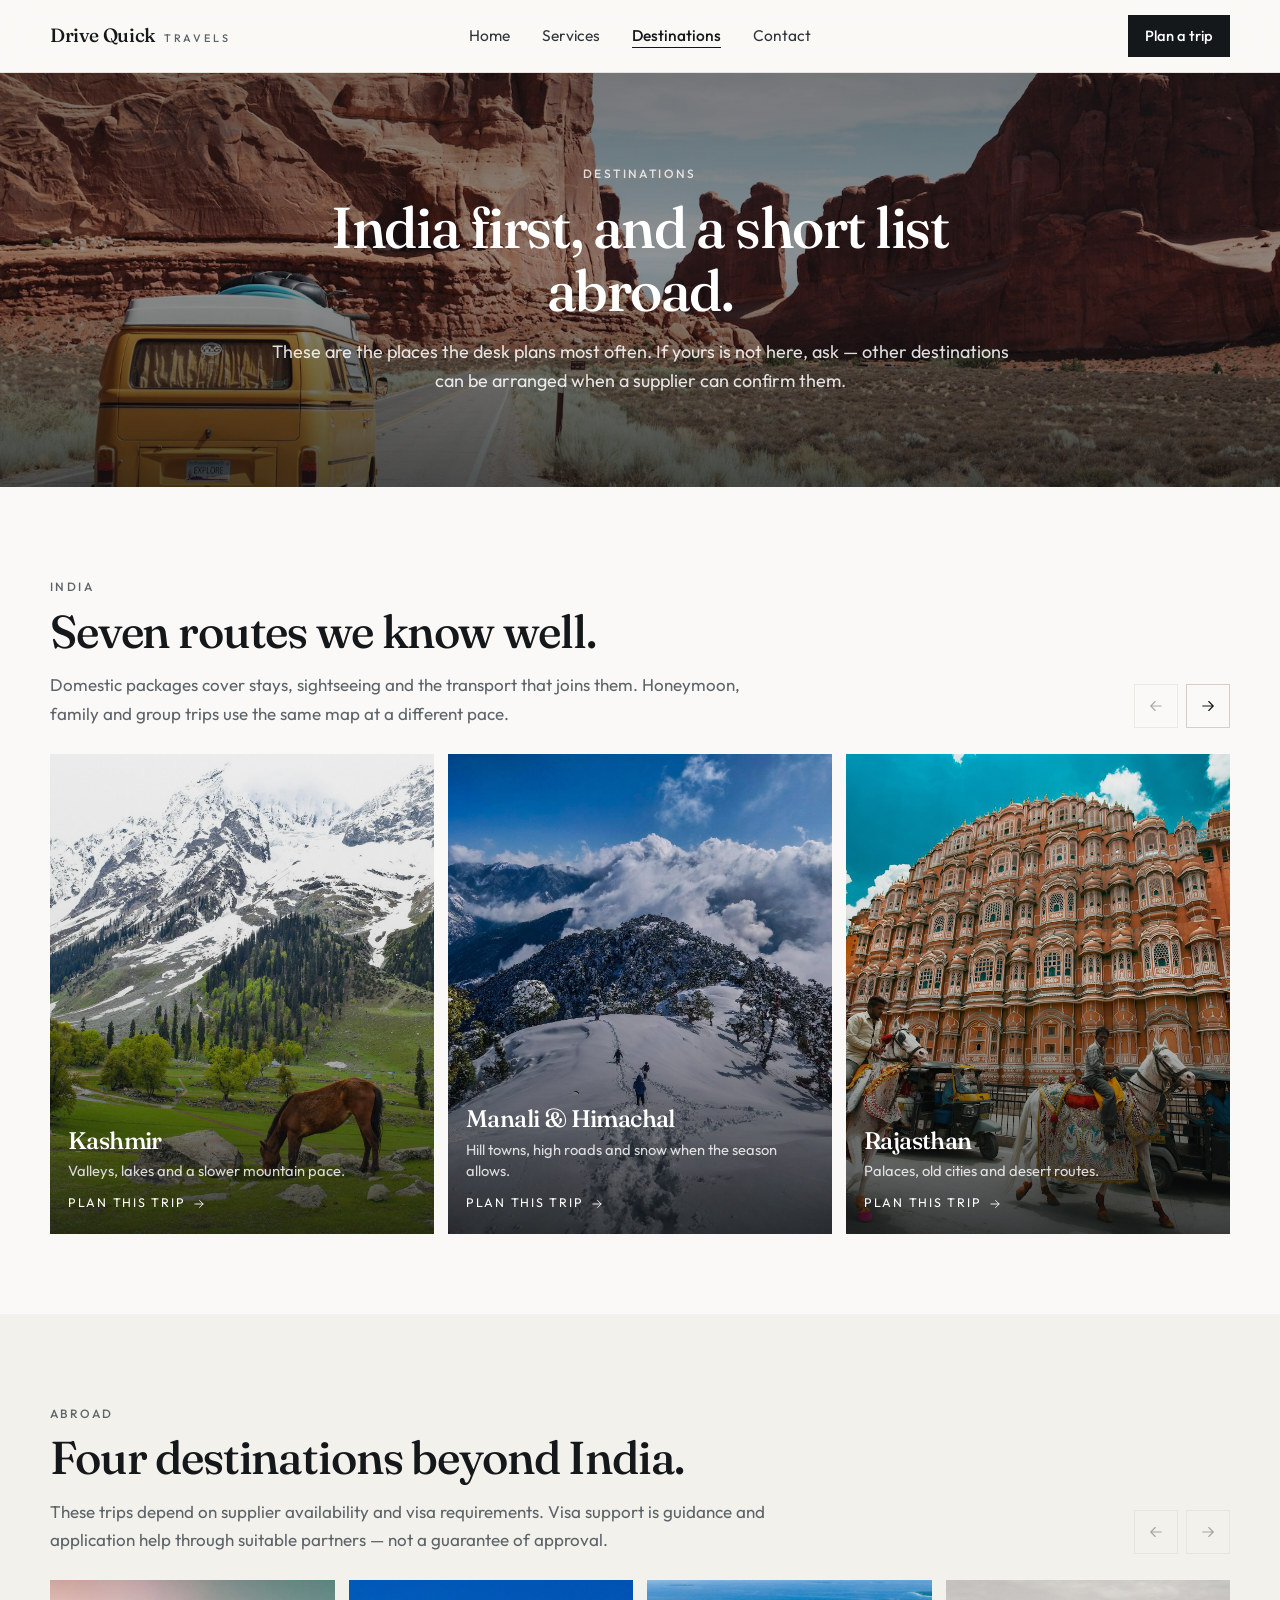
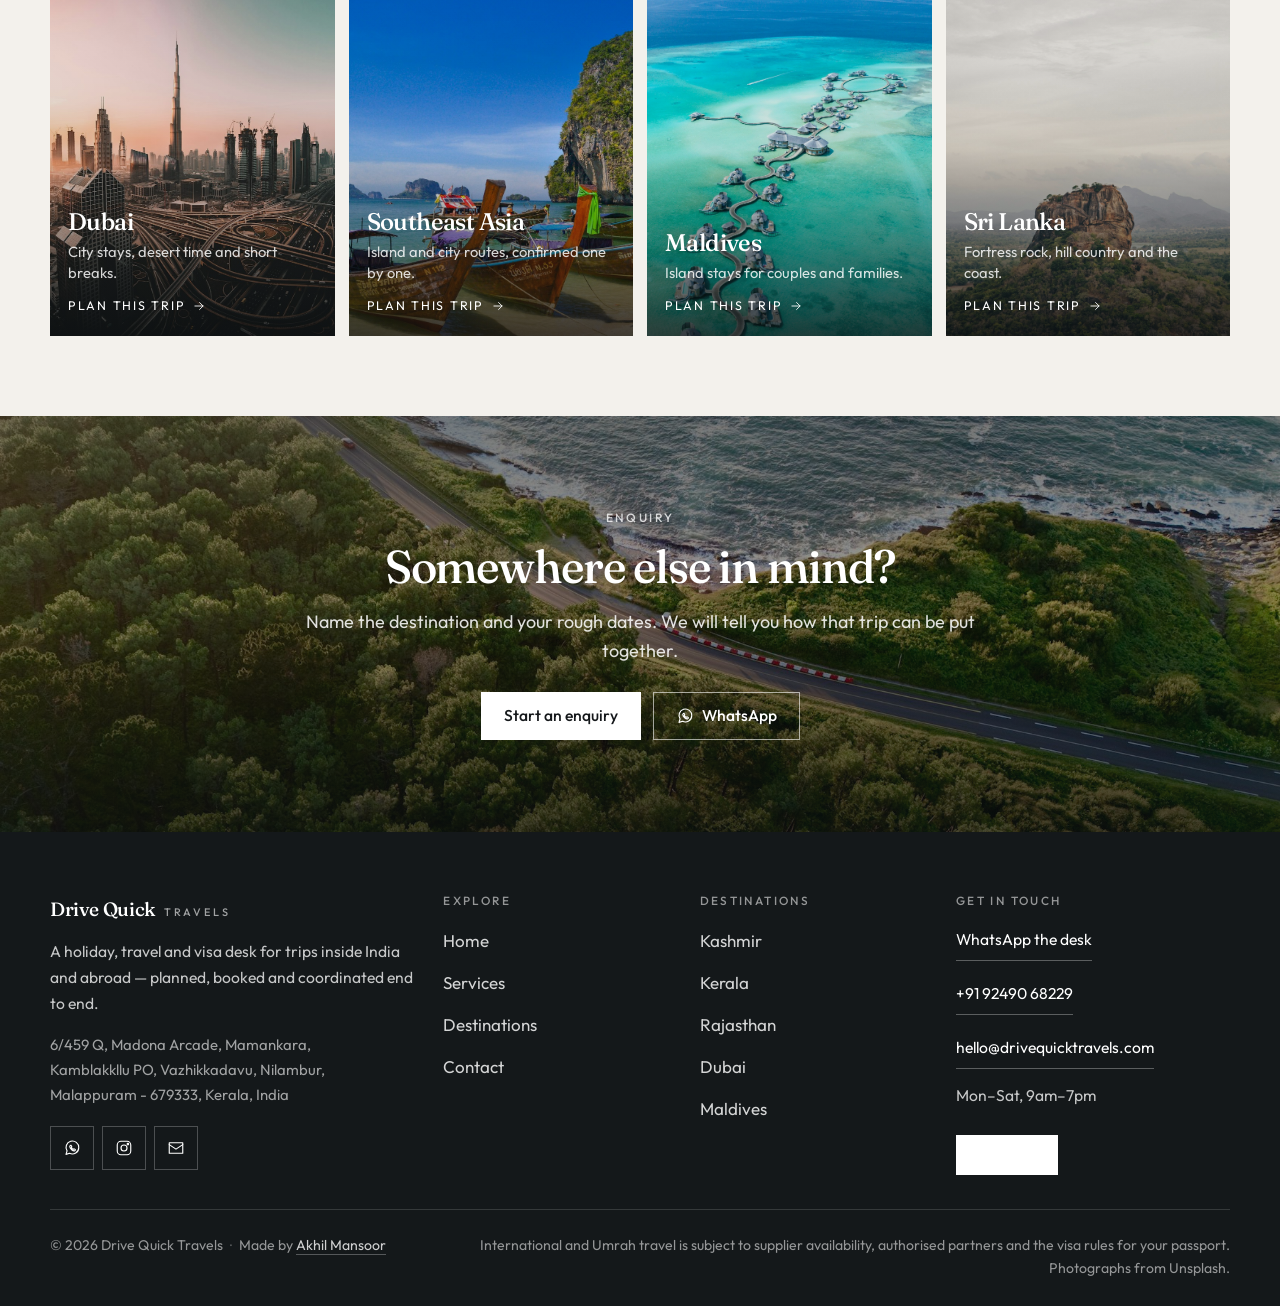
<file: destinations.html>
<!DOCTYPE html>
<html lang="en">
<head>
  <meta charset="utf-8">
  <meta name="viewport" content="width=device-width, initial-scale=1">
  <title>Destinations — Drive Quick Travels</title>
  <meta name="description" content="Kashmir, Manali, Himachal, Rajasthan, Kerala, Goa, Karnataka, Tamil Nadu, Dubai, Southeast Asia, Maldives and Sri Lanka.">
  <link rel="icon" href="assets/favicon.svg" type="image/svg+xml">
  <link rel="preconnect" href="https://fonts.googleapis.com">
  <link rel="preconnect" href="https://fonts.gstatic.com" crossorigin>
  <link href="https://fonts.googleapis.com/css2?family=Fraunces:opsz,wght@9..144,400;9..144,500&family=Outfit:wght@300;400;500&display=swap" rel="stylesheet">
  <link rel="stylesheet" href="css/styles.css">
</head>
<body>
  <a class="skip" href="#main">Skip to content</a>

  <header class="site-header">
    <div class="wrap header-bar">
      <a class="logo" href="index.html">Drive Quick <span>Travels</span></a>
      <nav class="site-nav" id="site-nav" aria-label="Primary">
        <ul>
          <li><a href="index.html">Home</a></li>
          <li><a href="services.html">Services</a></li>
          <li><a href="destinations.html" aria-current="page">Destinations</a></li>
          <li><a href="contact.html">Contact</a></li>
        </ul>
      </nav>
      <div class="header-end">
        <a class="btn btn-sm" href="contact.html">Plan a trip</a>
        <button class="nav-toggle" type="button" aria-expanded="false" aria-controls="site-nav" aria-label="Menu">
          <i></i><i></i><i></i>
        </button>
      </div>
    </div>
  </header>

  <main id="main">
    <section class="page-hero">
      <img class="cover-bg" src="assets/photos/destinations-hero.jpg" alt="" width="1800" height="1270" fetchpriority="high">
      <div class="veil" aria-hidden="true"></div>
      <div class="wrap hero-inner">
        <p class="eyebrow eyebrow-light">Destinations</p>
        <h1>India first, and a short list abroad.</h1>
        <p class="lead lead-light">These are the places the desk plans most often. If yours is not here, ask — other destinations can be arranged when a supplier can confirm them.</p>
      </div>
    </section>

    <section class="section" id="india">
      <div class="wrap">
        <div class="rail-head reveal">
          <div class="head">
            <p class="eyebrow">India</p>
            <h2 class="h2">Seven routes we know well.</h2>
            <p>Domestic packages cover stays, sightseeing and the transport that joins them. Honeymoon, family and group trips use the same map at a different pace.</p>
          </div>
          <div class="rail-nav">
            <button type="button" data-rail-prev aria-label="Previous Indian destinations">
              <svg viewBox="0 0 24 24" fill="none" stroke="currentColor" stroke-width="1.5" stroke-linecap="round" stroke-linejoin="round" aria-hidden="true"><path d="M19 12H5M11 6l-6 6 6 6"/></svg>
            </button>
            <button type="button" data-rail-next aria-label="More Indian destinations">
              <svg viewBox="0 0 24 24" fill="none" stroke="currentColor" stroke-width="1.5" stroke-linecap="round" stroke-linejoin="round" aria-hidden="true"><path d="M5 12h14M13 6l6 6-6 6"/></svg>
            </button>
          </div>
        </div>
        <div class="rail" data-rail>
          <a class="tile" id="kashmir" href="contact.html?service=domestic&amp;place=Kashmir">
            <img src="assets/photos/kashmir.jpg" alt="A meadow and snow peaks in the Kashmir highlands" width="1400" height="900" loading="lazy">
            <div class="tile-body">
              <h3>Kashmir</h3>
              <p>Valleys, lakes and a slower mountain pace.</p>
              <span class="tile-go">Plan this trip
                <svg viewBox="0 0 24 24" fill="none" stroke="currentColor" stroke-width="1.5" stroke-linecap="round" stroke-linejoin="round" aria-hidden="true"><path d="M5 12h14M13 6l6 6-6 6"/></svg>
              </span>
            </div>
          </a>
          <a class="tile" id="himachal" href="contact.html?service=domestic&amp;place=Manali%20and%20Himachal">
            <img src="assets/photos/himachal.jpg" alt="Walkers on a snow ridge in the Himachal mountains" width="1400" height="900" loading="lazy">
            <div class="tile-body">
              <h3>Manali &amp; Himachal</h3>
              <p>Hill towns, high roads and snow when the season allows.</p>
              <span class="tile-go">Plan this trip
                <svg viewBox="0 0 24 24" fill="none" stroke="currentColor" stroke-width="1.5" stroke-linecap="round" stroke-linejoin="round" aria-hidden="true"><path d="M5 12h14M13 6l6 6-6 6"/></svg>
              </span>
            </div>
          </a>
          <a class="tile" id="rajasthan" href="contact.html?service=domestic&amp;place=Rajasthan">
            <img src="assets/photos/rajasthan.jpg" alt="Hawa Mahal in Jaipur with riders in front of the palace" width="1400" height="900" loading="lazy">
            <div class="tile-body">
              <h3>Rajasthan</h3>
              <p>Palaces, old cities and desert routes.</p>
              <span class="tile-go">Plan this trip
                <svg viewBox="0 0 24 24" fill="none" stroke="currentColor" stroke-width="1.5" stroke-linecap="round" stroke-linejoin="round" aria-hidden="true"><path d="M5 12h14M13 6l6 6-6 6"/></svg>
              </span>
            </div>
          </a>
          <a class="tile" id="kerala" href="contact.html?service=domestic&amp;place=Kerala">
            <img src="assets/photos/kerala.jpg" alt="A houseboat on a palm-lined backwater in Kerala" width="1400" height="900" loading="lazy">
            <div class="tile-body">
              <h3>Kerala</h3>
              <p>Backwaters, the coast and green hill stays.</p>
              <span class="tile-go">Plan this trip
                <svg viewBox="0 0 24 24" fill="none" stroke="currentColor" stroke-width="1.5" stroke-linecap="round" stroke-linejoin="round" aria-hidden="true"><path d="M5 12h14M13 6l6 6-6 6"/></svg>
              </span>
            </div>
          </a>
          <a class="tile" id="goa" href="contact.html?service=domestic&amp;place=Goa">
            <img src="assets/photos/goa.jpg" alt="A palm-lined beach and clear water in Goa" width="1400" height="900" loading="lazy">
            <div class="tile-body">
              <h3>Goa</h3>
              <p>Beaches, short breaks and easy evenings.</p>
              <span class="tile-go">Plan this trip
                <svg viewBox="0 0 24 24" fill="none" stroke="currentColor" stroke-width="1.5" stroke-linecap="round" stroke-linejoin="round" aria-hidden="true"><path d="M5 12h14M13 6l6 6-6 6"/></svg>
              </span>
            </div>
          </a>
          <a class="tile" id="karnataka" href="contact.html?service=domestic&amp;place=Karnataka">
            <img src="assets/photos/karnataka.jpg" alt="The stone chariot and temple towers at Hampi" width="1400" height="900" loading="lazy">
            <div class="tile-body">
              <h3>Karnataka</h3>
              <p>Heritage towns, hills and the coast.</p>
              <span class="tile-go">Plan this trip
                <svg viewBox="0 0 24 24" fill="none" stroke="currentColor" stroke-width="1.5" stroke-linecap="round" stroke-linejoin="round" aria-hidden="true"><path d="M5 12h14M13 6l6 6-6 6"/></svg>
              </span>
            </div>
          </a>
          <a class="tile" id="tamil-nadu" href="contact.html?service=domestic&amp;place=Tamil%20Nadu">
            <img src="assets/photos/tamil-nadu.jpg" alt="A carved temple tower in Tamil Nadu at dusk" width="1400" height="900" loading="lazy">
            <div class="tile-body">
              <h3>Tamil Nadu</h3>
              <p>Temple towns, the coast and hill stations.</p>
              <span class="tile-go">Plan this trip
                <svg viewBox="0 0 24 24" fill="none" stroke="currentColor" stroke-width="1.5" stroke-linecap="round" stroke-linejoin="round" aria-hidden="true"><path d="M5 12h14M13 6l6 6-6 6"/></svg>
              </span>
            </div>
          </a>
        </div>
        <p class="swipe-hint">Swipe for more places</p>
      </div>
    </section>

    <section class="section section-alt" id="abroad">
      <div class="wrap">
        <div class="rail-head reveal">
          <div class="head">
            <p class="eyebrow">Abroad</p>
            <h2 class="h2">Four destinations beyond India.</h2>
            <p>These trips depend on supplier availability and visa requirements. Visa support is guidance and application help through suitable partners — not a guarantee of approval.</p>
          </div>
          <div class="rail-nav">
            <button type="button" data-rail-prev aria-label="Previous international destinations">
              <svg viewBox="0 0 24 24" fill="none" stroke="currentColor" stroke-width="1.5" stroke-linecap="round" stroke-linejoin="round" aria-hidden="true"><path d="M19 12H5M11 6l-6 6 6 6"/></svg>
            </button>
            <button type="button" data-rail-next aria-label="More international destinations">
              <svg viewBox="0 0 24 24" fill="none" stroke="currentColor" stroke-width="1.5" stroke-linecap="round" stroke-linejoin="round" aria-hidden="true"><path d="M5 12h14M13 6l6 6-6 6"/></svg>
            </button>
          </div>
        </div>
        <div class="rail" data-rail data-cols="4">
          <a class="tile" id="dubai" href="contact.html?service=international&amp;place=Dubai">
            <img src="assets/photos/dubai.jpg" alt="The Dubai skyline and highways at dusk" width="1400" height="900" loading="lazy">
            <div class="tile-body">
              <h3>Dubai</h3>
              <p>City stays, desert time and short breaks.</p>
              <span class="tile-go">Plan this trip
                <svg viewBox="0 0 24 24" fill="none" stroke="currentColor" stroke-width="1.5" stroke-linecap="round" stroke-linejoin="round" aria-hidden="true"><path d="M5 12h14M13 6l6 6-6 6"/></svg>
              </span>
            </div>
          </a>
          <a class="tile" id="southeast-asia" href="contact.html?service=international&amp;place=Southeast%20Asia">
            <img src="assets/photos/southeast-asia.jpg" alt="Longtail boats on a limestone bay in Southeast Asia" width="1400" height="900" loading="lazy">
            <div class="tile-body">
              <h3>Southeast Asia</h3>
              <p>Island and city routes, confirmed one by one.</p>
              <span class="tile-go">Plan this trip
                <svg viewBox="0 0 24 24" fill="none" stroke="currentColor" stroke-width="1.5" stroke-linecap="round" stroke-linejoin="round" aria-hidden="true"><path d="M5 12h14M13 6l6 6-6 6"/></svg>
              </span>
            </div>
          </a>
          <a class="tile" id="maldives" href="contact.html?service=international&amp;place=Maldives">
            <img src="assets/photos/maldives.jpg" alt="Overwater villas in a turquoise lagoon in the Maldives" width="1400" height="900" loading="lazy">
            <div class="tile-body">
              <h3>Maldives</h3>
              <p>Island stays for couples and families.</p>
              <span class="tile-go">Plan this trip
                <svg viewBox="0 0 24 24" fill="none" stroke="currentColor" stroke-width="1.5" stroke-linecap="round" stroke-linejoin="round" aria-hidden="true"><path d="M5 12h14M13 6l6 6-6 6"/></svg>
              </span>
            </div>
          </a>
          <a class="tile" id="sri-lanka" href="contact.html?service=international&amp;place=Sri%20Lanka">
            <img src="assets/photos/sri-lanka.jpg" alt="Sigiriya rock rising over forest in Sri Lanka" width="1400" height="900" loading="lazy">
            <div class="tile-body">
              <h3>Sri Lanka</h3>
              <p>Fortress rock, hill country and the coast.</p>
              <span class="tile-go">Plan this trip
                <svg viewBox="0 0 24 24" fill="none" stroke="currentColor" stroke-width="1.5" stroke-linecap="round" stroke-linejoin="round" aria-hidden="true"><path d="M5 12h14M13 6l6 6-6 6"/></svg>
              </span>
            </div>
          </a>
        </div>
        <p class="swipe-hint">Swipe for more places</p>
      </div>
    </section>

    <section class="cta">
      <img class="cover-bg" src="assets/photos/cta.jpg" alt="" width="1800" height="1012" loading="lazy">
      <div class="veil" aria-hidden="true"></div>
      <div class="wrap cta-inner">
        <p class="eyebrow eyebrow-light">Enquiry</p>
        <h2 class="h2">Somewhere else in mind?</h2>
        <p class="lead lead-light">Name the destination and your rough dates. We will tell you how that trip can be put together.</p>
        <div class="actions actions-center">
          <a class="btn btn-light" href="contact.html">Start an enquiry</a>
          <a class="btn btn-outline-light" href="https://wa.me/919249068229" target="_blank" rel="noopener">
            <svg viewBox="0 0 24 24" fill="none" stroke="currentColor" stroke-width="1.5" stroke-linecap="round" stroke-linejoin="round" aria-hidden="true"><path d="M21 11.5a8.5 8.5 0 0 1-12.3 7.6L4 20.5l1.4-4.6A8.5 8.5 0 1 1 21 11.5Z"/><path d="M9.4 9.1c.3-.6.6-.6.9-.6h.6l.9 2-.7.8c.5 1.1 1.4 2 2.5 2.5l.8-.7 2 .9v.6c0 .4-.2.8-.6 1-1 .4-2.6 0-4.2-1.3-1.4-1.2-2.6-3-2.6-4.3 0-.4 0-.7.4-.9Z"/></svg>
            WhatsApp
          </a>
        </div>
      </div>
    </section>
  </main>

  <footer class="site-footer">
    <div class="wrap footer-top">
      <div class="footer-brand">
        <a class="logo" href="index.html">Drive Quick <span>Travels</span></a>
        <p>A holiday, travel and visa desk for trips inside India and abroad — planned, booked and coordinated end to end.</p>
        <address class="footer-address">6/459 Q, Madona Arcade, Mamankara,<br>Kamblakkllu PO, Vazhikkadavu, Nilambur,<br>Malappuram&nbsp;-&nbsp;679333, Kerala, India</address>
        <div class="socials">
          <a href="https://wa.me/919249068229" target="_blank" rel="noopener" aria-label="WhatsApp">
            <svg viewBox="0 0 24 24" fill="none" stroke="currentColor" stroke-width="1.5" stroke-linecap="round" stroke-linejoin="round" aria-hidden="true"><path d="M21 11.5a8.5 8.5 0 0 1-12.3 7.6L4 20.5l1.4-4.6A8.5 8.5 0 1 1 21 11.5Z"/><path d="M9.4 9.1c.3-.6.6-.6.9-.6h.6l.9 2-.7.8c.5 1.1 1.4 2 2.5 2.5l.8-.7 2 .9v.6c0 .4-.2.8-.6 1-1 .4-2.6 0-4.2-1.3-1.4-1.2-2.6-3-2.6-4.3 0-.4 0-.7.4-.9Z"/></svg>
          </a>
          <a href="https://instagram.com/" target="_blank" rel="noopener" aria-label="Instagram">
            <svg viewBox="0 0 24 24" fill="none" stroke="currentColor" stroke-width="1.5" stroke-linecap="round" stroke-linejoin="round" aria-hidden="true"><rect x="3" y="3" width="18" height="18" rx="5"/><circle cx="12" cy="12" r="4"/><circle cx="17.2" cy="6.8" r="1"/></svg>
          </a>
          <a href="mailto:hello@drivequicktravels.com" aria-label="Email">
            <svg viewBox="0 0 24 24" fill="none" stroke="currentColor" stroke-width="1.5" stroke-linecap="round" stroke-linejoin="round" aria-hidden="true"><rect x="3" y="5" width="18" height="14"/><path d="m3 7.5 9 6 9-6"/></svg>
          </a>
        </div>
      </div>
      <div class="footer-col">
        <h3>Explore</h3>
        <ul>
          <li><a href="index.html">Home</a></li>
          <li><a href="services.html">Services</a></li>
          <li><a href="destinations.html">Destinations</a></li>
          <li><a href="contact.html">Contact</a></li>
        </ul>
      </div>
      <div class="footer-col">
        <h3>Destinations</h3>
        <ul>
          <li><a href="destinations.html#kashmir">Kashmir</a></li>
          <li><a href="destinations.html#kerala">Kerala</a></li>
          <li><a href="destinations.html#rajasthan">Rajasthan</a></li>
          <li><a href="destinations.html#dubai">Dubai</a></li>
          <li><a href="destinations.html#maldives">Maldives</a></li>
        </ul>
      </div>
      <div class="footer-col footer-contact">
        <h3>Get in touch</h3>
        <p><a href="https://wa.me/919249068229" target="_blank" rel="noopener">WhatsApp the desk</a></p>
        <p><a href="tel:+919249068229">+91 92490 68229</a></p>
        <p><a href="mailto:hello@drivequicktravels.com">hello@drivequicktravels.com</a></p>
        <p>Mon–Sat, 9am–7pm</p>
        <div class="actions">
          <a class="btn btn-light btn-sm" href="contact.html">Plan a trip</a>
        </div>
      </div>
    </div>
    <div class="wrap footer-bottom">
      <p>© <span data-year></span> Drive Quick Travels <span class="dot">·</span> Made by <a class="credit" href="https://akhilmansoor.com" target="_blank" rel="noopener">Akhil Mansoor</a></p>
      <p class="footer-note">International and Umrah travel is subject to supplier availability, authorised partners and the visa rules for your passport. Photographs from Unsplash.</p>
    </div>
  </footer>

  <script src="js/main.js"></script>
</body>
</html>
</file>
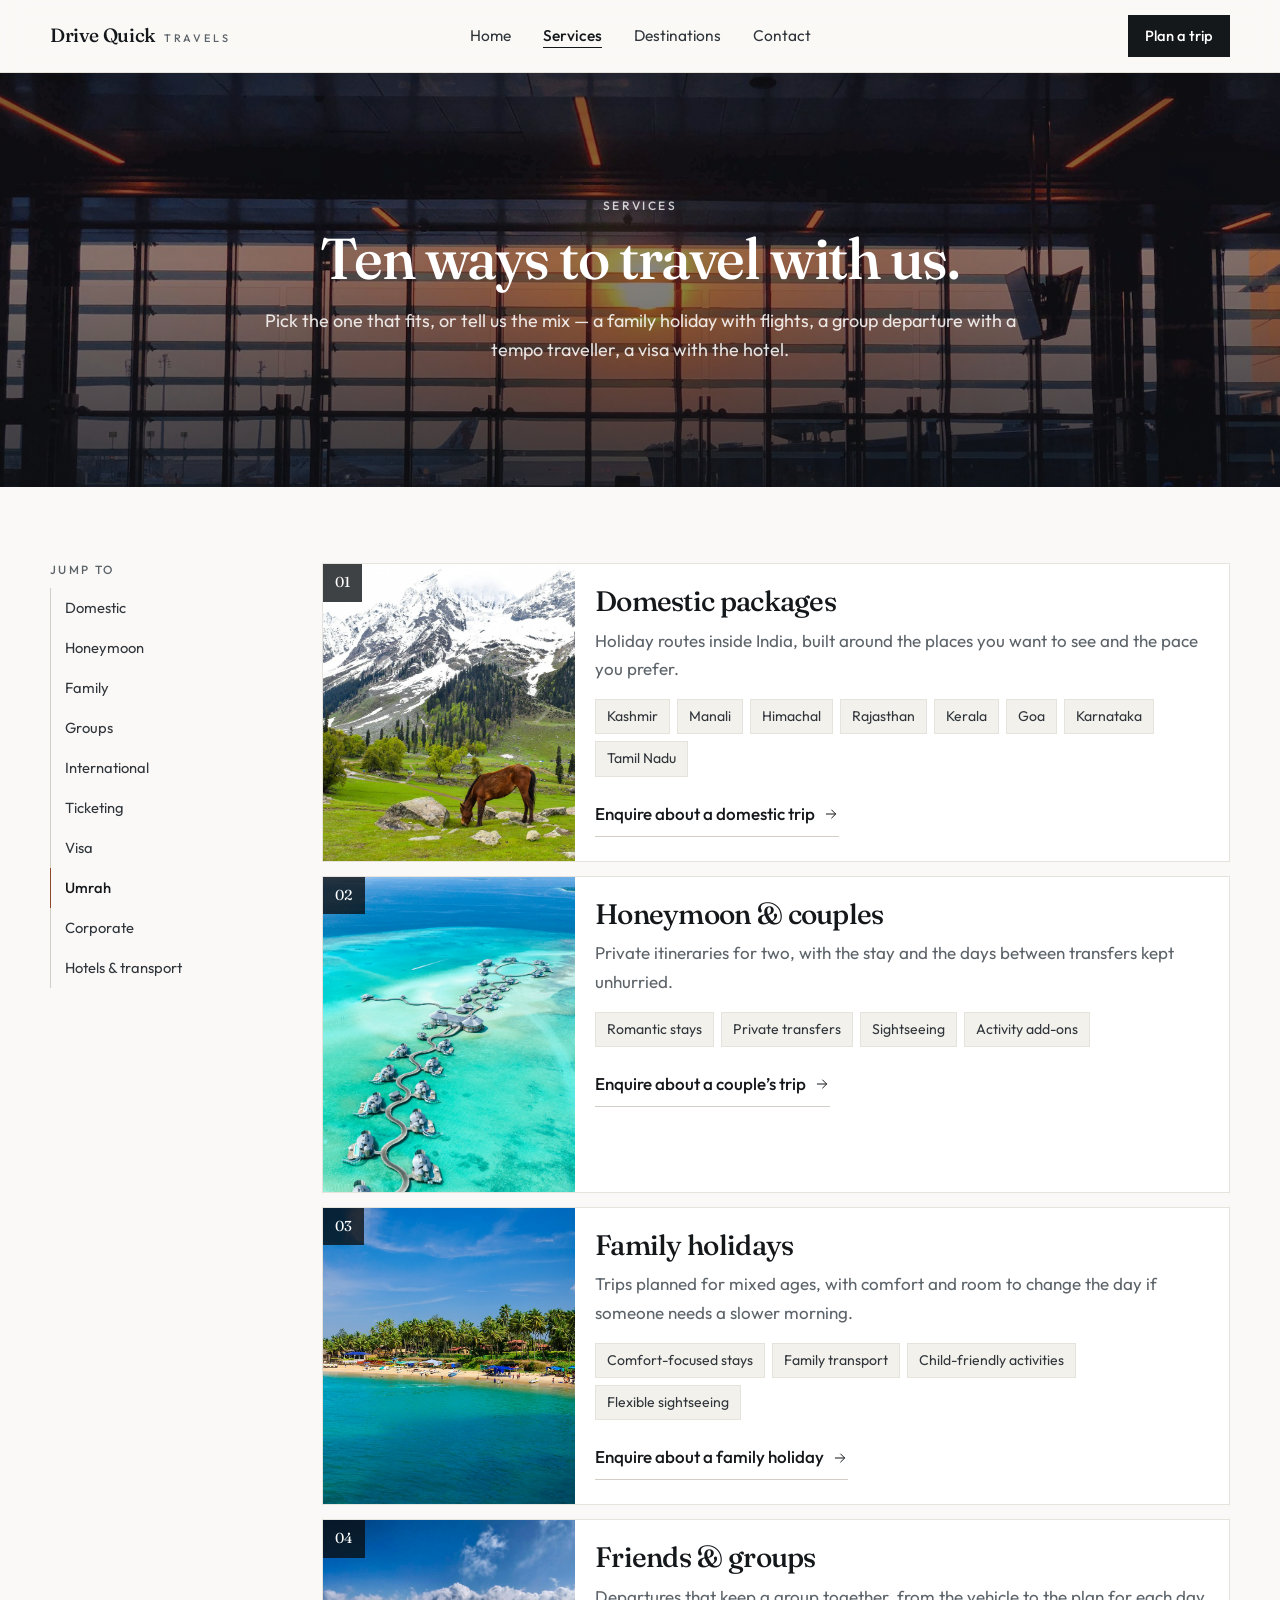
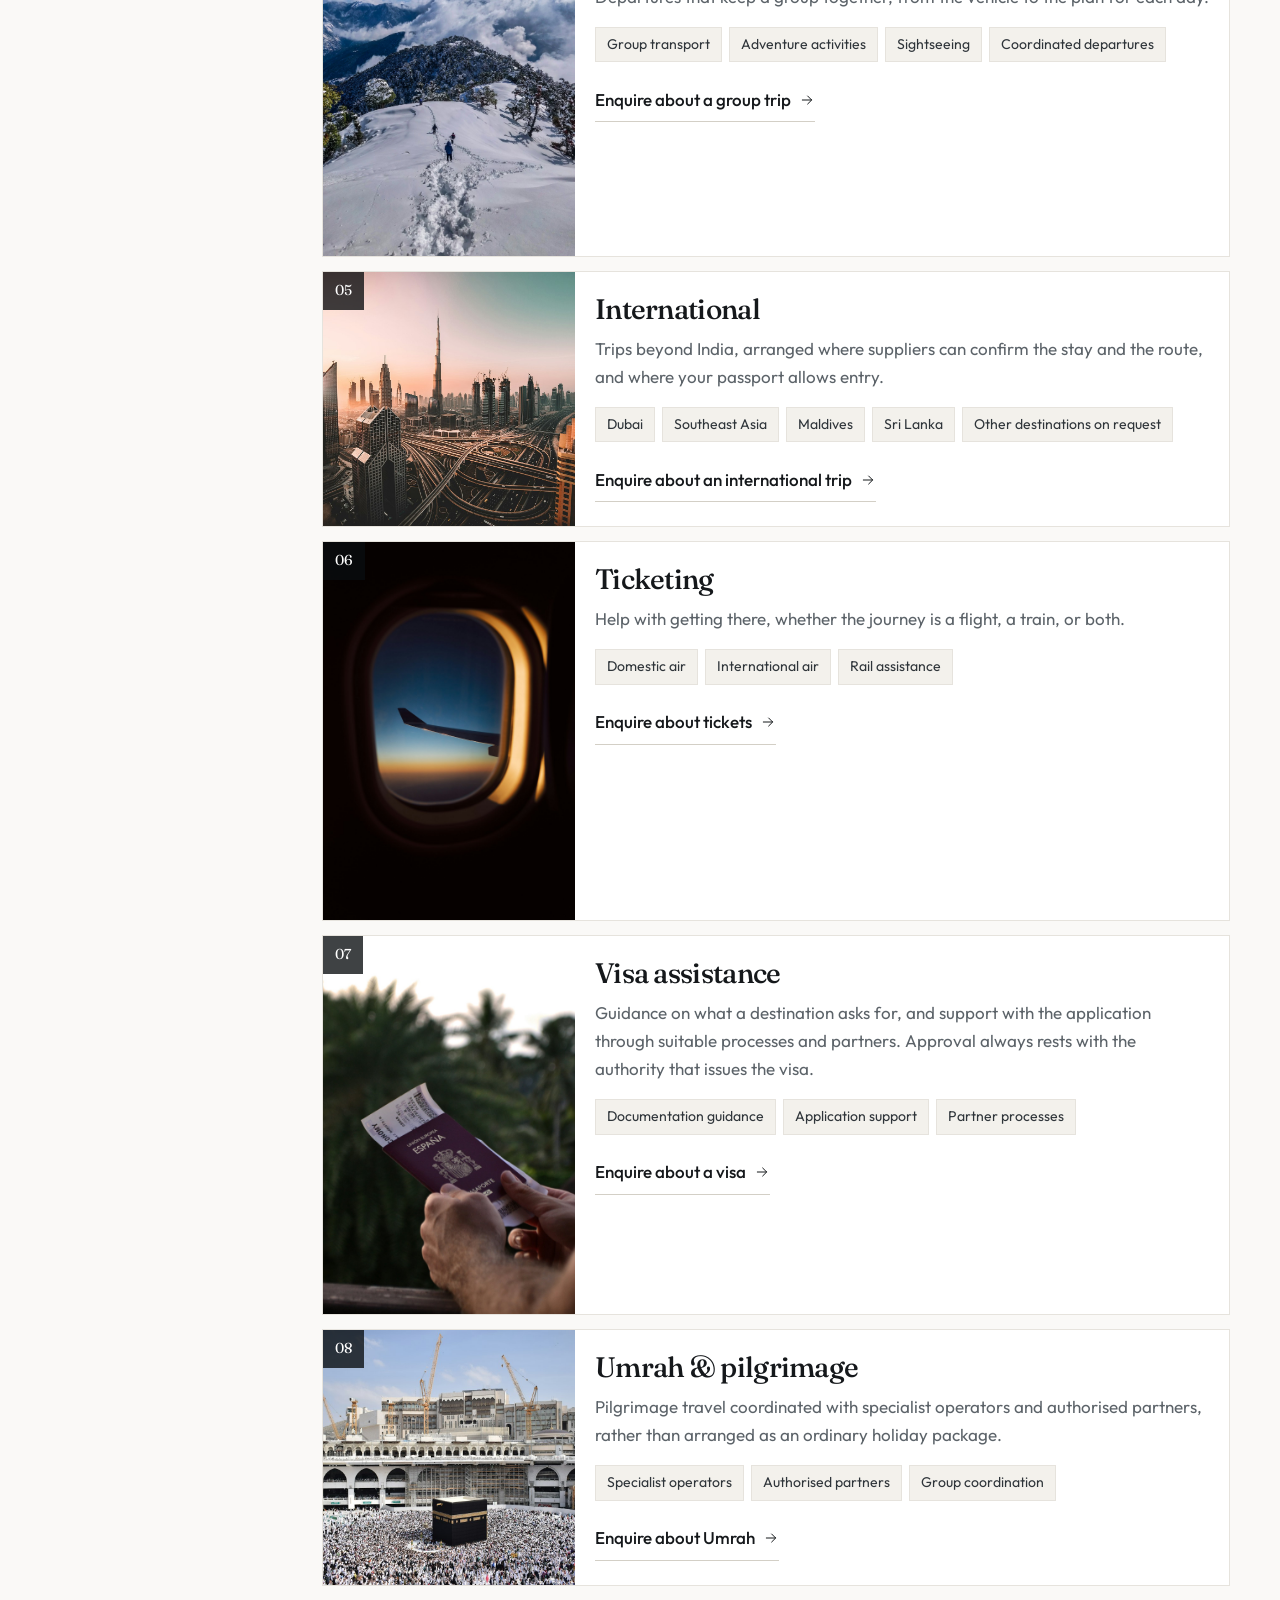
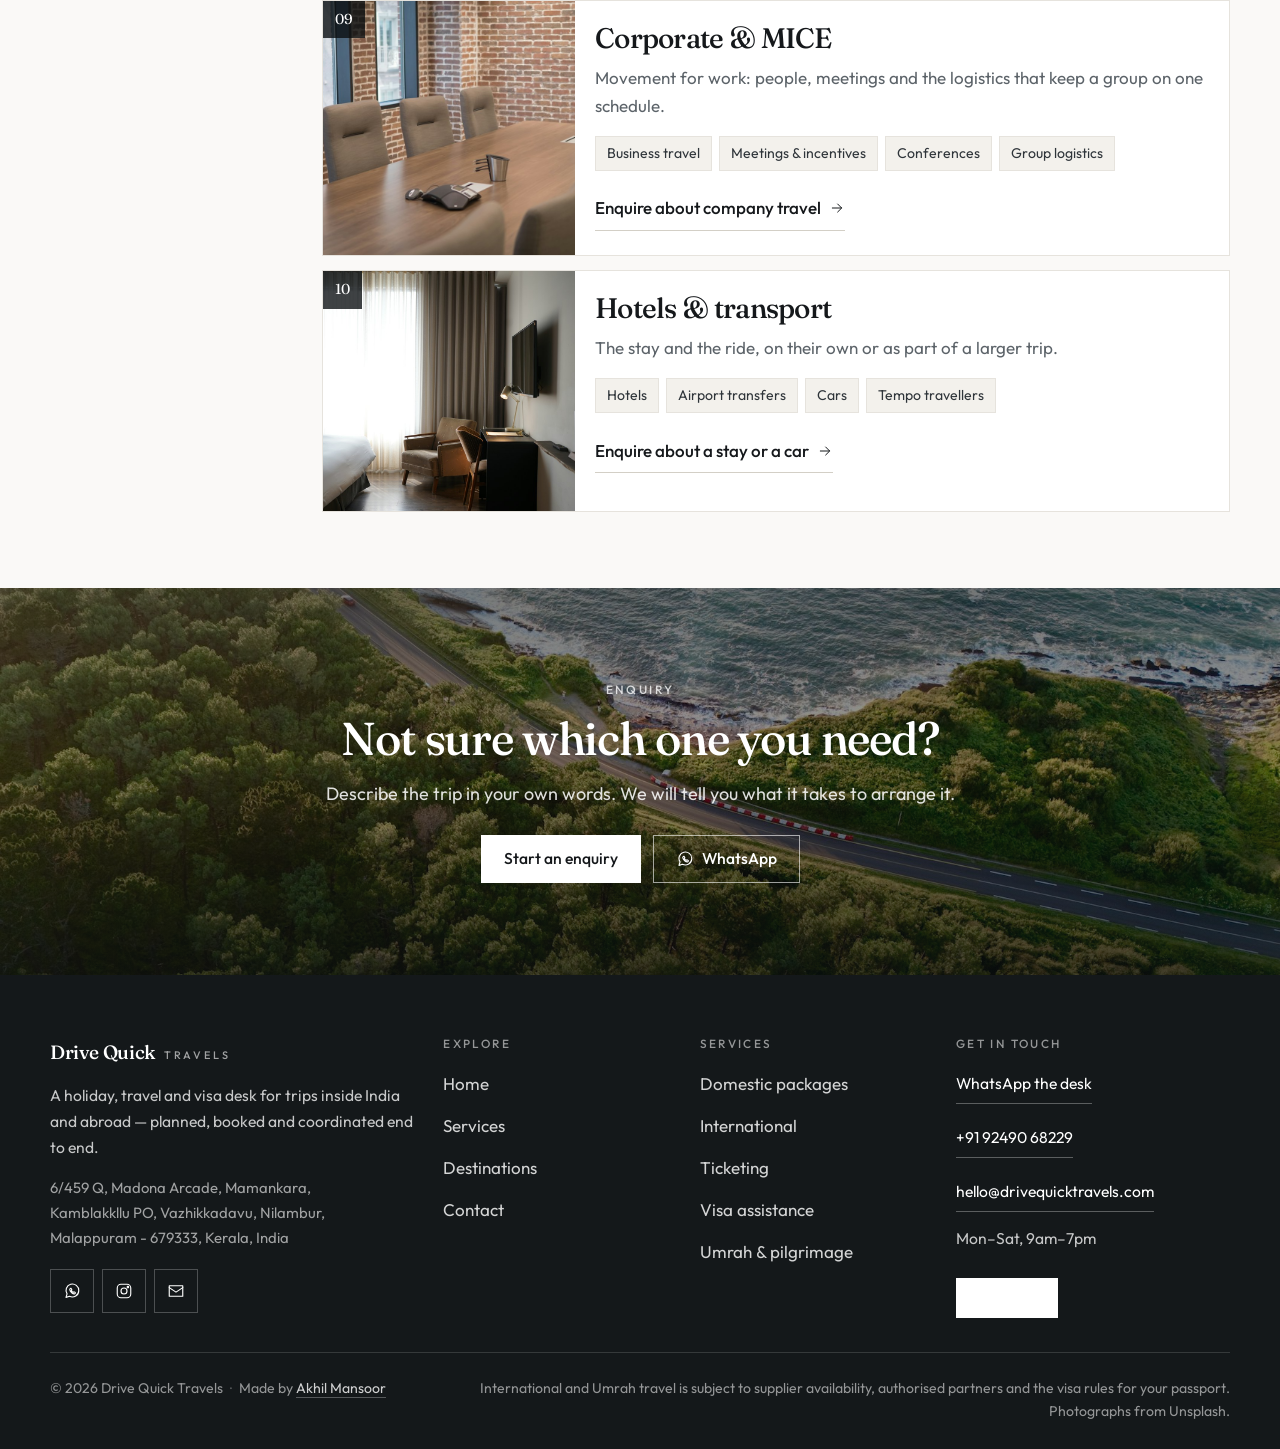
<file: services.html>
<!DOCTYPE html>
<html lang="en">
<head>
  <meta charset="utf-8">
  <meta name="viewport" content="width=device-width, initial-scale=1">
  <title>Services — Drive Quick Travels</title>
  <meta name="description" content="Domestic packages, honeymoons, family and group holidays, international trips, ticketing, visa assistance, Umrah, corporate travel, hotels and transport.">
  <link rel="icon" href="assets/favicon.svg" type="image/svg+xml">
  <link rel="preconnect" href="https://fonts.googleapis.com">
  <link rel="preconnect" href="https://fonts.gstatic.com" crossorigin>
  <link href="https://fonts.googleapis.com/css2?family=Fraunces:opsz,wght@9..144,400;9..144,500&family=Outfit:wght@300;400;500&display=swap" rel="stylesheet">
  <link rel="stylesheet" href="css/styles.css">
</head>
<body>
  <a class="skip" href="#main">Skip to content</a>

  <header class="site-header">
    <div class="wrap header-bar">
      <a class="logo" href="index.html">Drive Quick <span>Travels</span></a>
      <nav class="site-nav" id="site-nav" aria-label="Primary">
        <ul>
          <li><a href="index.html">Home</a></li>
          <li><a href="services.html" aria-current="page">Services</a></li>
          <li><a href="destinations.html">Destinations</a></li>
          <li><a href="contact.html">Contact</a></li>
        </ul>
      </nav>
      <div class="header-end">
        <a class="btn btn-sm" href="contact.html">Plan a trip</a>
        <button class="nav-toggle" type="button" aria-expanded="false" aria-controls="site-nav" aria-label="Menu">
          <i></i><i></i><i></i>
        </button>
      </div>
    </div>
  </header>

  <main id="main">
    <section class="page-hero">
      <img class="cover-bg" src="assets/photos/services-hero.jpg" alt="" width="1800" height="1350" fetchpriority="high">
      <div class="veil" aria-hidden="true"></div>
      <div class="wrap hero-inner">
        <p class="eyebrow eyebrow-light">Services</p>
        <h1>Ten ways to travel with us.</h1>
        <p class="lead lead-light">Pick the one that fits, or tell us the mix — a family holiday with flights, a group departure with a tempo traveller, a visa with the hotel.</p>
      </div>
    </section>

    <div class="section">
      <div class="wrap svc-layout">
        <nav class="svc-index" aria-label="Services on this page">
          <h2>Jump to</h2>
          <div class="svc-index-inner">
            <a href="#domestic">Domestic</a>
            <a href="#honeymoon">Honeymoon</a>
            <a href="#family">Family</a>
            <a href="#groups">Groups</a>
            <a href="#international">International</a>
            <a href="#ticketing">Ticketing</a>
            <a href="#visa">Visa</a>
            <a href="#umrah">Umrah</a>
            <a href="#corporate">Corporate</a>
            <a href="#hotels">Hotels &amp; transport</a>
          </div>
        </nav>

        <div class="svc-list">
          <article class="svc" id="domestic">
            <div class="svc-media">
              <img src="assets/photos/kashmir.jpg" alt="A meadow and snow peaks in the Kashmir highlands" width="1400" height="900" loading="lazy">
              <span>01</span>
            </div>
            <div class="svc-body">
              <h2>Domestic packages</h2>
              <p>Holiday routes inside India, built around the places you want to see and the pace you prefer.</p>
              <ul class="chips">
                <li>Kashmir</li>
                <li>Manali</li>
                <li>Himachal</li>
                <li>Rajasthan</li>
                <li>Kerala</li>
                <li>Goa</li>
                <li>Karnataka</li>
                <li>Tamil Nadu</li>
              </ul>
              <a class="link-arrow" href="contact.html?service=domestic">Enquire about a domestic trip
                <svg viewBox="0 0 24 24" fill="none" stroke="currentColor" stroke-width="1.5" stroke-linecap="round" stroke-linejoin="round" aria-hidden="true"><path d="M5 12h14M13 6l6 6-6 6"/></svg>
              </a>
            </div>
          </article>

          <article class="svc" id="honeymoon">
            <div class="svc-media">
              <img src="assets/photos/maldives.jpg" alt="Overwater villas in a turquoise lagoon" width="1400" height="900" loading="lazy">
              <span>02</span>
            </div>
            <div class="svc-body">
              <h2>Honeymoon &amp; couples</h2>
              <p>Private itineraries for two, with the stay and the days between transfers kept unhurried.</p>
              <ul class="chips">
                <li>Romantic stays</li>
                <li>Private transfers</li>
                <li>Sightseeing</li>
                <li>Activity add-ons</li>
              </ul>
              <a class="link-arrow" href="contact.html?service=honeymoon">Enquire about a couple’s trip
                <svg viewBox="0 0 24 24" fill="none" stroke="currentColor" stroke-width="1.5" stroke-linecap="round" stroke-linejoin="round" aria-hidden="true"><path d="M5 12h14M13 6l6 6-6 6"/></svg>
              </a>
            </div>
          </article>

          <article class="svc" id="family">
            <div class="svc-media">
              <img src="assets/photos/goa.jpg" alt="A palm-lined beach and clear water in Goa" width="1400" height="900" loading="lazy">
              <span>03</span>
            </div>
            <div class="svc-body">
              <h2>Family holidays</h2>
              <p>Trips planned for mixed ages, with comfort and room to change the day if someone needs a slower morning.</p>
              <ul class="chips">
                <li>Comfort-focused stays</li>
                <li>Family transport</li>
                <li>Child-friendly activities</li>
                <li>Flexible sightseeing</li>
              </ul>
              <a class="link-arrow" href="contact.html?service=family">Enquire about a family holiday
                <svg viewBox="0 0 24 24" fill="none" stroke="currentColor" stroke-width="1.5" stroke-linecap="round" stroke-linejoin="round" aria-hidden="true"><path d="M5 12h14M13 6l6 6-6 6"/></svg>
              </a>
            </div>
          </article>

          <article class="svc" id="groups">
            <div class="svc-media">
              <img src="assets/photos/himachal.jpg" alt="Walkers on a snow ridge in the Himachal mountains" width="1400" height="900" loading="lazy">
              <span>04</span>
            </div>
            <div class="svc-body">
              <h2>Friends &amp; groups</h2>
              <p>Departures that keep a group together, from the vehicle to the plan for each day.</p>
              <ul class="chips">
                <li>Group transport</li>
                <li>Adventure activities</li>
                <li>Sightseeing</li>
                <li>Coordinated departures</li>
              </ul>
              <a class="link-arrow" href="contact.html?service=groups">Enquire about a group trip
                <svg viewBox="0 0 24 24" fill="none" stroke="currentColor" stroke-width="1.5" stroke-linecap="round" stroke-linejoin="round" aria-hidden="true"><path d="M5 12h14M13 6l6 6-6 6"/></svg>
              </a>
            </div>
          </article>

          <article class="svc" id="international">
            <div class="svc-media">
              <img src="assets/photos/dubai.jpg" alt="The Dubai skyline at dusk" width="1400" height="900" loading="lazy">
              <span>05</span>
            </div>
            <div class="svc-body">
              <h2>International</h2>
              <p>Trips beyond India, arranged where suppliers can confirm the stay and the route, and where your passport allows entry.</p>
              <ul class="chips">
                <li>Dubai</li>
                <li>Southeast Asia</li>
                <li>Maldives</li>
                <li>Sri Lanka</li>
                <li>Other destinations on request</li>
              </ul>
              <a class="link-arrow" href="contact.html?service=international">Enquire about an international trip
                <svg viewBox="0 0 24 24" fill="none" stroke="currentColor" stroke-width="1.5" stroke-linecap="round" stroke-linejoin="round" aria-hidden="true"><path d="M5 12h14M13 6l6 6-6 6"/></svg>
              </a>
            </div>
          </article>

          <article class="svc" id="ticketing">
            <div class="svc-media">
              <img src="assets/photos/ticketing.jpg" alt="An aircraft wing seen from a window at sunset" width="1200" height="800" loading="lazy">
              <span>06</span>
            </div>
            <div class="svc-body">
              <h2>Ticketing</h2>
              <p>Help with getting there, whether the journey is a flight, a train, or both.</p>
              <ul class="chips">
                <li>Domestic air</li>
                <li>International air</li>
                <li>Rail assistance</li>
              </ul>
              <a class="link-arrow" href="contact.html?service=ticketing">Enquire about tickets
                <svg viewBox="0 0 24 24" fill="none" stroke="currentColor" stroke-width="1.5" stroke-linecap="round" stroke-linejoin="round" aria-hidden="true"><path d="M5 12h14M13 6l6 6-6 6"/></svg>
              </a>
            </div>
          </article>

          <article class="svc" id="visa">
            <div class="svc-media">
              <img src="assets/photos/visa.jpg" alt="A traveller holding a passport and a boarding pass" width="1200" height="1800" loading="lazy">
              <span>07</span>
            </div>
            <div class="svc-body">
              <h2>Visa assistance</h2>
              <p>Guidance on what a destination asks for, and support with the application through suitable processes and partners. Approval always rests with the authority that issues the visa.</p>
              <ul class="chips">
                <li>Documentation guidance</li>
                <li>Application support</li>
                <li>Partner processes</li>
              </ul>
              <a class="link-arrow" href="contact.html?service=visa">Enquire about a visa
                <svg viewBox="0 0 24 24" fill="none" stroke="currentColor" stroke-width="1.5" stroke-linecap="round" stroke-linejoin="round" aria-hidden="true"><path d="M5 12h14M13 6l6 6-6 6"/></svg>
              </a>
            </div>
          </article>

          <article class="svc" id="umrah">
            <div class="svc-media">
              <img src="assets/photos/umrah.jpg" alt="Pilgrims gathered around the Kaaba at Masjid al-Haram" width="1200" height="800" loading="lazy">
              <span>08</span>
            </div>
            <div class="svc-body">
              <h2>Umrah &amp; pilgrimage</h2>
              <p>Pilgrimage travel coordinated with specialist operators and authorised partners, rather than arranged as an ordinary holiday package.</p>
              <ul class="chips">
                <li>Specialist operators</li>
                <li>Authorised partners</li>
                <li>Group coordination</li>
              </ul>
              <a class="link-arrow" href="contact.html?service=umrah">Enquire about Umrah
                <svg viewBox="0 0 24 24" fill="none" stroke="currentColor" stroke-width="1.5" stroke-linecap="round" stroke-linejoin="round" aria-hidden="true"><path d="M5 12h14M13 6l6 6-6 6"/></svg>
              </a>
            </div>
          </article>

          <article class="svc" id="corporate">
            <div class="svc-media">
              <img src="assets/photos/corporate.jpg" alt="A boardroom table set for a meeting" width="1200" height="675" loading="lazy">
              <span>09</span>
            </div>
            <div class="svc-body">
              <h2>Corporate &amp; MICE</h2>
              <p>Movement for work: people, meetings and the logistics that keep a group on one schedule.</p>
              <ul class="chips">
                <li>Business travel</li>
                <li>Meetings &amp; incentives</li>
                <li>Conferences</li>
                <li>Group logistics</li>
              </ul>
              <a class="link-arrow" href="contact.html?service=corporate">Enquire about company travel
                <svg viewBox="0 0 24 24" fill="none" stroke="currentColor" stroke-width="1.5" stroke-linecap="round" stroke-linejoin="round" aria-hidden="true"><path d="M5 12h14M13 6l6 6-6 6"/></svg>
              </a>
            </div>
          </article>

          <article class="svc" id="hotels">
            <div class="svc-media">
              <img src="assets/photos/hotels.jpg" alt="A made-up hotel room with warm lighting" width="1200" height="800" loading="lazy">
              <span>10</span>
            </div>
            <div class="svc-body">
              <h2>Hotels &amp; transport</h2>
              <p>The stay and the ride, on their own or as part of a larger trip.</p>
              <ul class="chips">
                <li>Hotels</li>
                <li>Airport transfers</li>
                <li>Cars</li>
                <li>Tempo travellers</li>
              </ul>
              <a class="link-arrow" href="contact.html?service=hotels">Enquire about a stay or a car
                <svg viewBox="0 0 24 24" fill="none" stroke="currentColor" stroke-width="1.5" stroke-linecap="round" stroke-linejoin="round" aria-hidden="true"><path d="M5 12h14M13 6l6 6-6 6"/></svg>
              </a>
            </div>
          </article>
        </div>
      </div>
    </div>

    <section class="cta">
      <img class="cover-bg" src="assets/photos/cta.jpg" alt="" width="1800" height="1012" loading="lazy">
      <div class="veil" aria-hidden="true"></div>
      <div class="wrap cta-inner">
        <p class="eyebrow eyebrow-light">Enquiry</p>
        <h2 class="h2">Not sure which one you need?</h2>
        <p class="lead lead-light">Describe the trip in your own words. We will tell you what it takes to arrange it.</p>
        <div class="actions actions-center">
          <a class="btn btn-light" href="contact.html">Start an enquiry</a>
          <a class="btn btn-outline-light" href="https://wa.me/919249068229" target="_blank" rel="noopener">
            <svg viewBox="0 0 24 24" fill="none" stroke="currentColor" stroke-width="1.5" stroke-linecap="round" stroke-linejoin="round" aria-hidden="true"><path d="M21 11.5a8.5 8.5 0 0 1-12.3 7.6L4 20.5l1.4-4.6A8.5 8.5 0 1 1 21 11.5Z"/><path d="M9.4 9.1c.3-.6.6-.6.9-.6h.6l.9 2-.7.8c.5 1.1 1.4 2 2.5 2.5l.8-.7 2 .9v.6c0 .4-.2.8-.6 1-1 .4-2.6 0-4.2-1.3-1.4-1.2-2.6-3-2.6-4.3 0-.4 0-.7.4-.9Z"/></svg>
            WhatsApp
          </a>
        </div>
      </div>
    </section>
  </main>

  <footer class="site-footer">
    <div class="wrap footer-top">
      <div class="footer-brand">
        <a class="logo" href="index.html">Drive Quick <span>Travels</span></a>
        <p>A holiday, travel and visa desk for trips inside India and abroad — planned, booked and coordinated end to end.</p>
        <address class="footer-address">6/459 Q, Madona Arcade, Mamankara,<br>Kamblakkllu PO, Vazhikkadavu, Nilambur,<br>Malappuram&nbsp;-&nbsp;679333, Kerala, India</address>
        <div class="socials">
          <a href="https://wa.me/919249068229" target="_blank" rel="noopener" aria-label="WhatsApp">
            <svg viewBox="0 0 24 24" fill="none" stroke="currentColor" stroke-width="1.5" stroke-linecap="round" stroke-linejoin="round" aria-hidden="true"><path d="M21 11.5a8.5 8.5 0 0 1-12.3 7.6L4 20.5l1.4-4.6A8.5 8.5 0 1 1 21 11.5Z"/><path d="M9.4 9.1c.3-.6.6-.6.9-.6h.6l.9 2-.7.8c.5 1.1 1.4 2 2.5 2.5l.8-.7 2 .9v.6c0 .4-.2.8-.6 1-1 .4-2.6 0-4.2-1.3-1.4-1.2-2.6-3-2.6-4.3 0-.4 0-.7.4-.9Z"/></svg>
          </a>
          <a href="https://instagram.com/" target="_blank" rel="noopener" aria-label="Instagram">
            <svg viewBox="0 0 24 24" fill="none" stroke="currentColor" stroke-width="1.5" stroke-linecap="round" stroke-linejoin="round" aria-hidden="true"><rect x="3" y="3" width="18" height="18" rx="5"/><circle cx="12" cy="12" r="4"/><circle cx="17.2" cy="6.8" r="1"/></svg>
          </a>
          <a href="mailto:hello@drivequicktravels.com" aria-label="Email">
            <svg viewBox="0 0 24 24" fill="none" stroke="currentColor" stroke-width="1.5" stroke-linecap="round" stroke-linejoin="round" aria-hidden="true"><rect x="3" y="5" width="18" height="14"/><path d="m3 7.5 9 6 9-6"/></svg>
          </a>
        </div>
      </div>
      <div class="footer-col">
        <h3>Explore</h3>
        <ul>
          <li><a href="index.html">Home</a></li>
          <li><a href="services.html">Services</a></li>
          <li><a href="destinations.html">Destinations</a></li>
          <li><a href="contact.html">Contact</a></li>
        </ul>
      </div>
      <div class="footer-col">
        <h3>Services</h3>
        <ul>
          <li><a href="services.html#domestic">Domestic packages</a></li>
          <li><a href="services.html#international">International</a></li>
          <li><a href="services.html#ticketing">Ticketing</a></li>
          <li><a href="services.html#visa">Visa assistance</a></li>
          <li><a href="services.html#umrah">Umrah &amp; pilgrimage</a></li>
        </ul>
      </div>
      <div class="footer-col footer-contact">
        <h3>Get in touch</h3>
        <p><a href="https://wa.me/919249068229" target="_blank" rel="noopener">WhatsApp the desk</a></p>
        <p><a href="tel:+919249068229">+91 92490 68229</a></p>
        <p><a href="mailto:hello@drivequicktravels.com">hello@drivequicktravels.com</a></p>
        <p>Mon–Sat, 9am–7pm</p>
        <div class="actions">
          <a class="btn btn-light btn-sm" href="contact.html">Plan a trip</a>
        </div>
      </div>
    </div>
    <div class="wrap footer-bottom">
      <p>© <span data-year></span> Drive Quick Travels <span class="dot">·</span> Made by <a class="credit" href="https://akhilmansoor.com" target="_blank" rel="noopener">Akhil Mansoor</a></p>
      <p class="footer-note">International and Umrah travel is subject to supplier availability, authorised partners and the visa rules for your passport. Photographs from Unsplash.</p>
    </div>
  </footer>

  <script src="js/main.js"></script>
</body>
</html>
</file>
<file: css/styles.css>
/* Drive Quick Travels — minimal travel palette: warm paper, deep ink, single clay accent */
:root {
  --bg: #faf9f7;
  --surface: #ffffff;
  --surface-2: #f3f1ec;
  --ink: #15181b;
  --ink-soft: #2f353a;
  --muted: #5c6369;
  --line: #e6e3dd;
  --line-strong: #d3cfc6;
  --accent: #8c4a2a;
  --accent-soft: #c07446;
  --dark: #14181a;
  --dark-2: #1d2225;
  --danger: #8c3f2a;
  --header: 72px;
  --wrap: 1180px;
  --gap: 14px;
  --radius: 3px;
  --serif: "Fraunces", Georgia, "Times New Roman", serif;
  --sans: "Outfit", "Segoe UI", system-ui, sans-serif;
  --ease: cubic-bezier(0.22, 0.61, 0.36, 1);
}

*,
*::before,
*::after {
  box-sizing: border-box;
}

html {
  scroll-behavior: smooth;
}

body {
  margin: 0;
  background: var(--bg);
  color: var(--ink);
  font-family: var(--sans);
  font-size: 1.0625rem;
  font-weight: 400;
  line-height: 1.65;
  -webkit-font-smoothing: antialiased;
}

img {
  display: block;
  max-width: 100%;
}

a {
  color: inherit;
}

button,
input,
select,
textarea {
  font: inherit;
}

[id] {
  scroll-margin-top: calc(var(--header) + 24px);
}

.skip {
  position: absolute;
  left: 16px;
  top: 10px;
  z-index: 1000;
  padding: 10px 14px;
  background: var(--surface);
  border: 1px solid var(--ink);
  transform: translateY(-160%);
}

.skip:focus {
  transform: none;
}

.sr-only {
  position: absolute;
  width: 1px;
  height: 1px;
  margin: -1px;
  padding: 0;
  overflow: hidden;
  clip: rect(0, 0, 0, 0);
  white-space: nowrap;
  border: 0;
}

:focus-visible {
  outline: 2px solid var(--accent);
  outline-offset: 3px;
}

.wrap {
  width: min(var(--wrap), calc(100% - 40px));
  margin-inline: auto;
}

/* ---------- Type ---------- */
h1,
h2,
h3 {
  font-family: var(--serif);
  font-weight: 500;
  letter-spacing: -0.025em;
  line-height: 1.1;
  margin: 0;
}

.display {
  font-size: clamp(2.6rem, 6vw, 4.6rem);
}

.h2 {
  font-size: clamp(1.9rem, 3.6vw, 3rem);
}

.h3 {
  font-size: clamp(1.5rem, 2.4vw, 2.1rem);
}

.eyebrow {
  margin: 0;
  font-family: var(--sans);
  font-size: 0.75rem;
  font-weight: 500;
  letter-spacing: 0.2em;
  text-transform: uppercase;
  color: var(--accent);
}

.eyebrow-light {
  color: rgba(255, 255, 255, 0.78);
}

.lead {
  font-size: 1.125rem;
  line-height: 1.6;
  color: var(--muted);
  margin: 16px 0 0;
}

.lead-light {
  color: rgba(255, 255, 255, 0.86);
}

p {
  margin: 0 0 14px;
}

p:last-child {
  margin-bottom: 0;
}

.muted {
  color: var(--muted);
}

/* ---------- Header ---------- */
.site-header {
  position: sticky;
  top: 0;
  z-index: 60;
  background: rgba(250, 249, 247, 0.9);
  backdrop-filter: saturate(140%) blur(12px);
  border-bottom: 1px solid var(--line);
}

.header-bar {
  display: grid;
  grid-template-columns: 1fr auto;
  align-items: center;
  gap: 16px;
  min-height: var(--header);
}

.logo {
  display: inline-flex;
  align-items: baseline;
  gap: 8px;
  text-decoration: none;
  font-family: var(--serif);
  font-size: 1.2rem;
  font-weight: 500;
  letter-spacing: -0.02em;
  white-space: nowrap;
}

.logo span {
  font-family: var(--sans);
  font-size: 0.68rem;
  font-weight: 500;
  letter-spacing: 0.26em;
  text-transform: uppercase;
  color: var(--muted);
}

.header-end {
  display: flex;
  align-items: center;
  gap: 10px;
  justify-self: end;
}

.nav-toggle {
  display: inline-flex;
  flex-direction: column;
  justify-content: center;
  gap: 5px;
  width: 48px;
  height: 48px;
  padding: 0 12px;
  background: none;
  border: 1px solid var(--line-strong);
  cursor: pointer;
}

.nav-toggle i {
  display: block;
  height: 1px;
  background: var(--ink);
}

.site-nav {
  display: none;
  grid-column: 1 / -1;
  padding: 4px 0 18px;
  border-top: 1px solid var(--line);
}

.site-nav.is-open {
  display: block;
}

.site-nav ul {
  display: flex;
  flex-direction: column;
  gap: 2px;
  margin: 0;
  padding: 0;
  list-style: none;
}

.site-nav a {
  display: flex;
  align-items: center;
  min-height: 48px;
  text-decoration: none;
  font-size: 1rem;
  color: var(--ink-soft);
}

.site-nav a[aria-current="page"] {
  color: var(--ink);
  font-weight: 500;
}

/* ---------- Buttons ---------- */
.btn {
  display: inline-flex;
  align-items: center;
  justify-content: center;
  gap: 8px;
  min-height: 48px;
  padding: 0 22px;
  border: 1px solid var(--ink);
  background: var(--ink);
  color: #fff;
  text-decoration: none;
  font-size: 0.98rem;
  font-weight: 500;
  cursor: pointer;
  touch-action: manipulation;
  transition: background 0.2s var(--ease), color 0.2s var(--ease), border-color 0.2s var(--ease), transform 0.2s var(--ease);
}

.btn:hover {
  background: var(--accent);
  border-color: var(--accent);
  transform: translateY(-1px);
}

.btn-sm {
  min-height: 42px;
  padding: 0 16px;
  font-size: 0.92rem;
}

.btn-ghost {
  background: transparent;
  color: var(--ink);
}

.btn-ghost:hover {
  background: var(--ink);
  color: #fff;
  border-color: var(--ink);
}

.btn-light {
  background: #fff;
  border-color: #fff;
  color: var(--ink);
}

.btn-light:hover {
  background: var(--accent-soft);
  border-color: var(--accent-soft);
  color: #fff;
}

.btn-outline-light {
  background: transparent;
  border-color: rgba(255, 255, 255, 0.6);
  color: #fff;
}

.btn-outline-light:hover {
  background: #fff;
  border-color: #fff;
  color: var(--ink);
}

.btn svg {
  width: 18px;
  height: 18px;
  flex: none;
}

.actions {
  display: flex;
  flex-wrap: wrap;
  gap: 12px;
  margin-top: 26px;
}

.actions-center {
  justify-content: center;
}

.link-arrow {
  display: inline-flex;
  align-items: center;
  gap: 8px;
  min-height: 44px;
  text-decoration: none;
  font-weight: 500;
  color: var(--ink);
  border-bottom: 1px solid var(--line-strong);
}

.link-arrow svg {
  width: 16px;
  height: 16px;
  transition: transform 0.25s var(--ease);
}

.link-arrow:hover {
  color: var(--accent);
  border-color: var(--accent);
}

.link-arrow:hover svg {
  transform: translateX(4px);
}

/* ---------- Hero ---------- */
.hero {
  position: relative;
  display: grid;
  place-items: center;
  min-height: min(86vh, 760px);
  padding: 72px 0;
  background: var(--dark);
  color: #fff;
  overflow: hidden;
}

.hero-bg,
.cover-bg {
  position: absolute;
  inset: 0;
  width: 100%;
  height: 100%;
  object-fit: cover;
}

.veil {
  position: absolute;
  inset: 0;
  background: linear-gradient(180deg, rgba(10, 14, 16, 0.55) 0%, rgba(10, 14, 16, 0.42) 45%, rgba(10, 14, 16, 0.72) 100%);
}

.hero-inner {
  position: relative;
  z-index: 1;
  text-align: center;
  max-width: 820px;
}

.hero h1 {
  margin: 14px 0 0;
  color: #fff;
}

.hero .lead {
  margin-inline: auto;
  max-width: 44rem;
}

.hero-scroll {
  position: absolute;
  bottom: 22px;
  left: 50%;
  transform: translateX(-50%);
  z-index: 1;
  display: inline-flex;
  align-items: center;
  gap: 8px;
  font-size: 0.72rem;
  letter-spacing: 0.22em;
  text-transform: uppercase;
  color: rgba(255, 255, 255, 0.8);
  text-decoration: none;
}

.hero-scroll span {
  display: block;
  width: 1px;
  height: 26px;
  background: rgba(255, 255, 255, 0.55);
}

/* Compact hero for inner pages */
.page-hero {
  position: relative;
  display: grid;
  place-items: center;
  min-height: 46vh;
  padding: 64px 0;
  background: var(--dark);
  color: #fff;
  overflow: hidden;
}

.page-hero .hero-inner {
  max-width: 760px;
}

.page-hero h1 {
  margin: 12px 0 0;
  color: #fff;
  font-size: clamp(2.2rem, 4.6vw, 3.6rem);
}

/* ---------- Sections ---------- */
.section {
  padding: 76px 0;
}

.section-tight {
  padding-top: 0;
}

.section-alt {
  background: var(--surface-2);
}

.head {
  max-width: 46rem;
}

.head h2 {
  margin-top: 10px;
}

.head p {
  margin-top: 14px;
  color: var(--muted);
}

.head-row {
  display: grid;
  gap: 18px;
  margin-bottom: 30px;
}

/* ---------- The desk ---------- */
.desk {
  display: grid;
  gap: 30px;
}

.desk-media {
  position: relative;
  margin: 0;
  overflow: hidden;
  background: var(--dark);
}

.desk-media img {
  width: 100%;
  height: 100%;
  aspect-ratio: 4 / 3;
  object-fit: cover;
}

.desk-badge {
  position: absolute;
  inset: auto 14px 14px 14px;
  padding: 18px 20px;
  background: rgba(250, 249, 247, 0.94);
}

.desk-badge strong {
  display: block;
  font-family: var(--serif);
  font-weight: 500;
  font-size: 1.04rem;
  letter-spacing: -0.02em;
}

.desk-badge span {
  display: block;
  margin-top: 5px;
  font-size: 0.9rem;
  line-height: 1.5;
  color: var(--muted);
}

.desk-body h2 {
  margin-top: 10px;
}

.desk-lead {
  margin: 18px 0 0;
  max-width: 34rem;
  font-size: 1.1rem;
  line-height: 1.62;
  color: var(--muted);
}

.desk-points {
  margin: 34px 0 0;
  padding: 0;
  list-style: none;
  display: grid;
  gap: 22px;
}

.desk-points li {
  padding-top: 18px;
  border-top: 1px solid var(--line);
}

.desk-num {
  font-family: var(--serif);
  font-size: 0.82rem;
  letter-spacing: 0.16em;
  color: var(--accent);
}

.desk-points h3 {
  margin: 9px 0 6px;
  font-size: 1.14rem;
}

.desk-points p {
  margin: 0;
  font-size: 0.95rem;
  line-height: 1.55;
  color: var(--muted);
}

/* ---------- Portfolio: two features plus wide rows ---------- */
.folio-features {
  display: grid;
  gap: var(--gap);
}

.folio-feature {
  position: relative;
  display: grid;
  align-items: end;
  min-height: 300px;
  overflow: hidden;
  background: var(--dark);
  color: #fff;
  text-decoration: none;
}

.folio-feature img {
  position: absolute;
  inset: 0;
  width: 100%;
  height: 100%;
  object-fit: cover;
  transition: transform 0.8s var(--ease);
}

.folio-feature::after {
  content: "";
  position: absolute;
  inset: 0;
  background: linear-gradient(to top, rgba(10, 14, 16, 0.88) 0%, rgba(10, 14, 16, 0.44) 54%, rgba(10, 14, 16, 0.12) 100%);
}

.folio-feature:hover img {
  transform: scale(1.04);
}

.folio-feature-body {
  position: relative;
  z-index: 1;
  padding: 28px 26px;
  max-width: 32rem;
}

.folio-kicker {
  margin: 0 0 12px;
  font-size: 0.72rem;
  font-weight: 500;
  letter-spacing: 0.22em;
  text-transform: uppercase;
  color: rgba(255, 255, 255, 0.74);
}

.folio-feature h3 {
  font-size: clamp(1.5rem, 2.4vw, 2rem);
  color: #fff;
}

.folio-feature-body p {
  margin: 10px 0 0;
  font-size: 0.97rem;
  line-height: 1.55;
  color: rgba(255, 255, 255, 0.82);
}

.folio-go {
  display: inline-flex;
  align-items: center;
  gap: 8px;
  margin-top: 18px;
  font-size: 0.76rem;
  letter-spacing: 0.14em;
  text-transform: uppercase;
  color: #fff;
}

.folio-go svg {
  width: 15px;
  height: 15px;
  transition: transform 0.25s var(--ease);
}

.folio-feature:hover .folio-go svg {
  transform: translateX(5px);
}

.folio-tiles {
  display: grid;
  gap: var(--gap);
  margin-top: var(--gap);
}

.folio-tile {
  position: relative;
  display: grid;
  grid-template-columns: auto 1fr;
  gap: 18px;
  align-items: center;
  padding: 22px 22px 24px;
  background: var(--surface);
  border: 1px solid var(--line);
  text-decoration: none;
  transition: transform 0.3s var(--ease), border-color 0.3s var(--ease), box-shadow 0.3s var(--ease);
}

.folio-tile:hover {
  transform: translateY(-3px);
  border-color: var(--ink);
  box-shadow: 0 16px 32px rgba(20, 24, 26, 0.07);
}

.folio-icon {
  display: grid;
  place-items: center;
  width: 46px;
  height: 46px;
  border: 1px solid var(--line-strong);
  border-radius: 50%;
  color: var(--accent);
  transition: background 0.3s var(--ease), border-color 0.3s var(--ease), color 0.3s var(--ease);
}

.folio-tile:hover .folio-icon {
  background: var(--accent);
  border-color: var(--accent);
  color: #fff;
}

.folio-icon svg {
  width: 20px;
  height: 20px;
}

.folio-tile h3 {
  font-size: 1.14rem;
}

.folio-text p {
  margin: 7px 0 0;
  font-size: 0.95rem;
  line-height: 1.55;
  color: var(--muted);
}

.folio-arrow {
  position: absolute;
  top: 50%;
  right: 22px;
  width: 18px;
  height: 18px;
  color: var(--accent);
  opacity: 0;
  transform: translateY(-50%) translateX(-6px);
  transition: opacity 0.3s var(--ease), transform 0.3s var(--ease);
}

.folio-tile:hover .folio-arrow {
  opacity: 1;
  transform: translateY(-50%);
}

/* ---------- Rails (swipe on mobile, row on desktop) ---------- */
.rail-head {
  display: flex;
  align-items: flex-end;
  justify-content: space-between;
  gap: 16px;
  flex-wrap: wrap;
  margin-bottom: 26px;
}

.rail-nav {
  display: none;
  gap: 8px;
}

.rail-nav button {
  width: 44px;
  height: 44px;
  display: grid;
  place-items: center;
  background: transparent;
  border: 1px solid var(--line-strong);
  cursor: pointer;
  color: var(--ink);
  transition: background 0.2s var(--ease), color 0.2s var(--ease), border-color 0.2s var(--ease);
}

.rail-nav button:hover:not(:disabled) {
  background: var(--ink);
  border-color: var(--ink);
  color: #fff;
}

.rail-nav button:disabled {
  opacity: 0.35;
  cursor: default;
}

.rail-nav svg {
  width: 18px;
  height: 18px;
}

.rail {
  display: grid;
  grid-auto-flow: column;
  grid-auto-columns: 78%;
  gap: var(--gap);
  overflow-x: auto;
  scroll-snap-type: x mandatory;
  scrollbar-width: none;
  -webkit-overflow-scrolling: touch;
  padding-bottom: 4px;
}

.rail::-webkit-scrollbar {
  display: none;
}

.rail > * {
  scroll-snap-align: start;
}

.swipe-hint {
  margin: 14px 0 0;
  font-size: 0.82rem;
  letter-spacing: 0.1em;
  text-transform: uppercase;
  color: var(--muted);
}

/* Destination tiles */
.tile {
  position: relative;
  display: block;
  aspect-ratio: 4 / 5;
  overflow: hidden;
  text-decoration: none;
  color: #fff;
  background: var(--dark);
}

.tile img {
  position: absolute;
  inset: 0;
  width: 100%;
  height: 100%;
  object-fit: cover;
  transition: transform 0.6s var(--ease);
}

.tile::after {
  content: "";
  position: absolute;
  inset: 0;
  background: linear-gradient(to top, rgba(10, 14, 16, 0.78) 0%, rgba(10, 14, 16, 0.12) 52%, rgba(10, 14, 16, 0.08) 100%);
}

.tile:hover img {
  transform: scale(1.06);
}

.tile-body {
  position: absolute;
  inset: auto 0 0 0;
  z-index: 1;
  padding: 18px;
}

.tile-body h3 {
  font-size: 1.5rem;
  color: #fff;
}

.tile-body p {
  margin: 6px 0 0;
  font-size: 0.92rem;
  line-height: 1.45;
  color: rgba(255, 255, 255, 0.82);
}

.tile-body .tile-go {
  display: inline-flex;
  align-items: center;
  gap: 7px;
  margin-top: 12px;
  font-size: 0.78rem;
  letter-spacing: 0.14em;
  text-transform: uppercase;
  color: #fff;
}

.tile-body .tile-go svg {
  width: 14px;
  height: 14px;
  transition: transform 0.25s var(--ease);
}

.tile:hover .tile-go svg {
  transform: translateX(4px);
}

/* ---------- Steps ---------- */
.steps {
  display: grid;
  gap: 12px;
}

.step {
  padding: 26px 22px 24px;
  background: var(--surface);
  border: 1px solid var(--line);
  transition: transform 0.3s var(--ease), border-color 0.3s var(--ease), box-shadow 0.3s var(--ease);
}

.step-num {
  display: flex;
  align-items: center;
  gap: 12px;
  font-family: var(--serif);
  font-size: 1rem;
  color: var(--accent);
}

.step-num::after {
  content: "";
  display: block;
  width: 22px;
  height: 1px;
  background: var(--line-strong);
  transition: width 0.35s var(--ease), background 0.35s var(--ease);
}

.step h3 {
  margin: 14px 0 8px;
  font-size: 1.32rem;
}

.step p {
  margin: 0;
  color: var(--muted);
}

.step:hover {
  transform: translateY(-5px);
  border-color: var(--ink);
  box-shadow: 0 18px 36px rgba(20, 24, 26, 0.08);
}

.step:hover .step-num::after {
  width: 52px;
  background: var(--accent);
}

/* ---------- CTA band ---------- */
.cta {
  position: relative;
  display: grid;
  place-items: center;
  padding: 92px 0;
  background: var(--dark);
  color: #fff;
  overflow: hidden;
  text-align: center;
}

.cta-inner {
  position: relative;
  z-index: 1;
  max-width: 720px;
}

.cta h2 {
  margin: 14px 0 0;
  color: #fff;
}

/* ---------- Services page ---------- */
.svc-layout {
  display: grid;
  gap: 28px;
  align-items: start;
}

.svc-index {
  position: sticky;
  top: var(--header);
  z-index: 20;
  margin: 0 calc(50% - 50vw);
  padding: 12px calc(50vw - 50% + 0px);
  background: rgba(250, 249, 247, 0.94);
  backdrop-filter: blur(10px);
  border-bottom: 1px solid var(--line);
}

.svc-index-inner {
  display: flex;
  gap: 8px;
  overflow-x: auto;
  scrollbar-width: none;
}

.svc-index-inner::-webkit-scrollbar {
  display: none;
}

.svc-index h2 {
  display: none;
}

.svc-index a {
  flex: none;
  display: inline-flex;
  align-items: center;
  min-height: 42px;
  padding: 0 14px;
  border: 1px solid var(--line-strong);
  background: var(--surface);
  text-decoration: none;
  font-size: 0.92rem;
  white-space: nowrap;
  color: var(--ink-soft);
  transition: background 0.2s var(--ease), color 0.2s var(--ease), border-color 0.2s var(--ease);
}

.svc-index a.is-active,
.svc-index a:hover {
  background: var(--ink);
  border-color: var(--ink);
  color: #fff;
}

.svc-list {
  display: grid;
  gap: 14px;
}

.svc {
  display: grid;
  gap: 0;
  background: var(--surface);
  border: 1px solid var(--line);
  overflow: hidden;
  transition: border-color 0.3s var(--ease), box-shadow 0.3s var(--ease);
}

.svc:hover {
  border-color: var(--line-strong);
  box-shadow: 0 18px 34px rgba(20, 24, 26, 0.06);
}

.svc-media {
  position: relative;
  overflow: hidden;
  aspect-ratio: 16 / 10;
}

.svc-media img {
  width: 100%;
  height: 100%;
  object-fit: cover;
  transition: transform 0.7s var(--ease);
}

.svc:hover .svc-media img {
  transform: scale(1.05);
}

.svc-media span {
  position: absolute;
  left: 0;
  top: 0;
  padding: 7px 12px;
  background: rgba(10, 14, 16, 0.78);
  color: #fff;
  font-family: var(--serif);
  font-size: 0.9rem;
}

.svc-body {
  padding: 22px 20px 24px;
}

.svc-body h2 {
  font-size: clamp(1.45rem, 2.2vw, 1.85rem);
}

.svc-body p {
  margin: 10px 0 0;
  color: var(--muted);
}

.chips {
  display: flex;
  flex-wrap: wrap;
  gap: 7px;
  margin: 16px 0 0;
  padding: 0;
  list-style: none;
}

.chips li {
  padding: 5px 11px;
  background: var(--surface-2);
  border: 1px solid var(--line);
  font-size: 0.88rem;
  color: var(--ink-soft);
}

.svc-body .link-arrow {
  margin-top: 16px;
}

/* ---------- Contact page ---------- */
.contact-layout {
  display: grid;
  gap: 24px;
  align-items: start;
}

.panel {
  background: var(--surface);
  border: 1px solid var(--line);
  padding: 24px 20px;
}

.panel + .panel {
  margin-top: 14px;
}

.panel h2 {
  font-size: 1.7rem;
}

.panel h3 {
  font-size: 1.15rem;
}

form {
  display: grid;
  gap: 16px;
  margin-top: 16px;
}

label {
  display: grid;
  gap: 6px;
}

label > span:first-child {
  font-size: 0.92rem;
  font-weight: 500;
}

.req {
  color: var(--danger);
}

input,
select,
textarea {
  width: 100%;
  min-height: 48px;
  padding: 11px 13px;
  background: var(--bg);
  border: 1px solid var(--line-strong);
  color: var(--ink);
}

input:focus,
select:focus,
textarea:focus {
  border-color: var(--ink);
}

textarea {
  min-height: 130px;
  resize: vertical;
}

.field-error {
  color: var(--danger);
  font-size: 0.92rem;
}

.field-error:empty {
  display: none;
}

.hint {
  color: var(--muted);
  font-size: 0.95rem;
}

.reach {
  display: grid;
  gap: 2px;
  margin: 16px 0 0;
  padding: 0;
  list-style: none;
}

.reach li {
  display: grid;
  grid-template-columns: 20px 1fr;
  gap: 12px;
  padding: 12px 0;
  border-top: 1px solid var(--line);
  align-items: start;
}

.reach li:first-child {
  border-top: 0;
}

.reach svg {
  width: 19px;
  height: 19px;
  margin-top: 4px;
  color: var(--accent);
}

.reach strong {
  display: block;
  font-weight: 500;
}

.reach a {
  text-decoration: none;
  border-bottom: 1px solid var(--line-strong);
}

.reach a:hover {
  color: var(--accent);
  border-color: var(--accent);
}

.reach span {
  color: var(--muted);
  font-size: 0.95rem;
}

.timeline {
  counter-reset: tl;
  margin: 16px 0 0;
  padding: 0;
  list-style: none;
  display: grid;
  gap: 14px;
}

.timeline li {
  display: grid;
  grid-template-columns: 30px 1fr;
  gap: 12px;
  color: var(--muted);
}

.timeline li::before {
  counter-increment: tl;
  content: "0" counter(tl);
  font-family: var(--serif);
  color: var(--accent);
}

.timeline strong {
  display: block;
  color: var(--ink);
  font-weight: 500;
}

.faq details {
  border-top: 1px solid var(--line);
}

.faq details:last-of-type {
  border-bottom: 1px solid var(--line);
}

.faq summary {
  display: flex;
  align-items: center;
  justify-content: space-between;
  gap: 12px;
  min-height: 52px;
  cursor: pointer;
  font-weight: 500;
  list-style: none;
}

.faq summary::-webkit-details-marker {
  display: none;
}

.faq summary::after {
  content: "+";
  font-size: 1.3rem;
  color: var(--accent);
}

.faq details[open] summary::after {
  content: "–";
}

.faq details p {
  margin: 0 0 16px;
  color: var(--muted);
}

.aside-photo {
  position: relative;
  overflow: hidden;
  aspect-ratio: 4 / 3;
  margin-top: 14px;
}

.aside-photo img {
  width: 100%;
  height: 100%;
  object-fit: cover;
}

.aside-photo figcaption {
  position: absolute;
  inset: auto 0 0 0;
  padding: 16px;
  background: linear-gradient(to top, rgba(10, 14, 16, 0.8), transparent);
  color: #fff;
  font-size: 0.95rem;
}

.confirm {
  background: var(--surface-2);
  border: 1px solid var(--line-strong);
  padding: 20px;
}

.summary {
  margin: 14px 0 0;
  padding: 14px;
  background: var(--surface);
  border: 1px solid var(--line);
  white-space: pre-wrap;
  font-size: 0.95rem;
}

/* ---------- Footer ---------- */
.site-footer {
  background: var(--dark);
  color: rgba(255, 255, 255, 0.76);
  padding: 62px 0 26px;
}

.footer-top {
  display: grid;
  gap: 34px;
  padding-bottom: 34px;
  border-bottom: 1px solid rgba(255, 255, 255, 0.14);
}

.footer-brand .logo {
  color: #fff;
}

.footer-brand .logo span {
  color: rgba(255, 255, 255, 0.6);
}

.footer-brand p {
  margin: 14px 0 0;
  max-width: 30rem;
  font-size: 0.98rem;
}

.footer-address {
  margin-top: 16px;
  font-style: normal;
  font-size: 0.93rem;
  line-height: 1.68;
  color: rgba(255, 255, 255, 0.6);
}

.socials {
  display: flex;
  gap: 8px;
  margin-top: 18px;
}

.socials a {
  display: grid;
  place-items: center;
  width: 44px;
  height: 44px;
  border: 1px solid rgba(255, 255, 255, 0.24);
  color: #fff;
  transition: background 0.2s var(--ease), color 0.2s var(--ease), border-color 0.2s var(--ease);
}

.socials a:hover {
  background: #fff;
  border-color: #fff;
  color: var(--dark);
}

.socials svg {
  width: 18px;
  height: 18px;
}

.footer-col h3 {
  font-family: var(--sans);
  font-size: 0.74rem;
  font-weight: 500;
  letter-spacing: 0.2em;
  text-transform: uppercase;
  color: rgba(255, 255, 255, 0.55);
}

.footer-col ul {
  margin: 14px 0 0;
  padding: 0;
  list-style: none;
  display: grid;
  gap: 2px;
}

.footer-col a {
  display: inline-flex;
  align-items: center;
  min-height: 40px;
  text-decoration: none;
  color: rgba(255, 255, 255, 0.82);
}

.footer-col a:hover {
  color: #fff;
}

.footer-contact p {
  margin: 14px 0 0;
  font-size: 0.98rem;
}

.footer-contact a {
  color: #fff;
  text-decoration: none;
  border-bottom: 1px solid rgba(255, 255, 255, 0.3);
}

.footer-bottom {
  display: grid;
  gap: 10px;
  padding-top: 24px;
  font-size: 0.88rem;
  color: rgba(255, 255, 255, 0.55);
}

.footer-bottom p {
  margin: 0;
}

.footer-bottom .dot {
  margin: 0 4px;
  color: rgba(255, 255, 255, 0.3);
}

.footer-bottom .credit {
  color: rgba(255, 255, 255, 0.8);
  text-decoration: none;
  border-bottom: 1px solid rgba(255, 255, 255, 0.28);
  transition: color 0.25s var(--ease), border-color 0.25s var(--ease);
}

.footer-bottom .credit:hover {
  color: #fff;
  border-color: #fff;
}

/* ---------- Reveal ---------- */
.reveal {
  opacity: 0;
  transform: translateY(14px);
}

.reveal.is-in {
  opacity: 1;
  transform: none;
  transition: opacity 0.6s var(--ease), transform 0.6s var(--ease);
}

/* ---------- Breakpoints ---------- */
@media (min-width: 600px) {
  .desk-points {
    grid-template-columns: 1fr 1fr;
    gap: 26px 38px;
  }

  .rail {
    grid-auto-columns: 46%;
  }

  .footer-top {
    grid-template-columns: repeat(2, 1fr);
  }

  .footer-bottom {
    grid-template-columns: auto 1fr;
    align-items: baseline;
    gap: 24px;
  }

  .footer-bottom .footer-note {
    text-align: right;
  }
}

@media (min-width: 860px) {
  .desk {
    grid-template-columns: 0.92fr 1.08fr;
    gap: 54px;
    align-items: center;
  }

  .desk-media img {
    aspect-ratio: 4 / 5;
  }

  .desk-badge {
    inset: auto 18px 18px 18px;
  }

  .folio-features {
    grid-template-columns: 1fr 1fr;
  }

  .folio-tiles {
    grid-template-columns: 1fr 1fr;
  }

  .folio-tile {
    padding: 24px 52px 26px 24px;
  }

  .steps {
    grid-template-columns: repeat(3, 1fr);
  }

  .svc {
    grid-template-columns: 252px 1fr;
  }

  .svc-media {
    aspect-ratio: auto;
    height: 100%;
    min-height: 240px;
  }

  .contact-layout {
    grid-template-columns: 1.1fr 0.9fr;
    gap: 34px;
  }

  .footer-top {
    grid-template-columns: 1.6fr 1fr 1fr 1.2fr;
    gap: 28px;
  }
}

@media (min-width: 1000px) {
  .header-bar {
    grid-template-columns: 1fr auto 1fr;
  }

  .nav-toggle {
    display: none;
  }

  .site-nav {
    display: block;
    grid-column: 2;
    padding: 0;
    border: 0;
    justify-self: center;
  }

  .site-nav ul {
    flex-direction: row;
    gap: 4px;
  }

  .site-nav a {
    min-height: 44px;
    padding: 0 14px;
    font-size: 0.97rem;
    position: relative;
  }

  .site-nav a::after {
    content: "";
    position: absolute;
    left: 14px;
    right: 14px;
    bottom: 10px;
    height: 1px;
    background: var(--ink);
    transform: scaleX(0);
    transform-origin: left;
    transition: transform 0.25s var(--ease);
  }

  .site-nav a:hover::after,
  .site-nav a[aria-current="page"]::after {
    transform: scaleX(1);
  }

  .folio-feature {
    min-height: 360px;
  }

  .folio-feature-body {
    padding: 34px 32px;
  }

  .rail {
    grid-auto-columns: calc((100% - 2 * var(--gap)) / 3);
  }

  .rail[data-cols="4"] {
    grid-auto-columns: calc((100% - 3 * var(--gap)) / 4);
  }

  .rail-nav {
    display: flex;
  }

  .swipe-hint {
    display: none;
  }

  .head-row {
    grid-template-columns: 1fr auto;
    align-items: end;
  }

  .svc-layout {
    grid-template-columns: 220px 1fr;
    gap: 52px;
  }

  .svc-index {
    position: sticky;
    top: calc(var(--header) + 28px);
    margin: 0;
    padding: 0;
    background: none;
    backdrop-filter: none;
    border: 0;
  }

  .svc-index h2 {
    display: block;
    font-family: var(--sans);
    font-size: 0.74rem;
    font-weight: 500;
    letter-spacing: 0.2em;
    text-transform: uppercase;
    color: var(--muted);
    margin-bottom: 12px;
  }

  .svc-index-inner {
    flex-direction: column;
    overflow: visible;
    gap: 0;
  }

  .svc-index a {
    border: 0;
    border-left: 1px solid var(--line-strong);
    background: none;
    min-height: 40px;
    padding: 0 0 0 14px;
  }

  .svc-index a.is-active,
  .svc-index a:hover {
    background: none;
    color: var(--ink);
    border-left-color: var(--accent);
    font-weight: 500;
  }
}

@media (prefers-reduced-motion: reduce) {
  html {
    scroll-behavior: auto;
  }

  *,
  *::before,
  *::after {
    animation-duration: 0.001ms !important;
    transition-duration: 0.001ms !important;
  }

  .reveal {
    opacity: 1;
    transform: none;
  }
}
</file>
